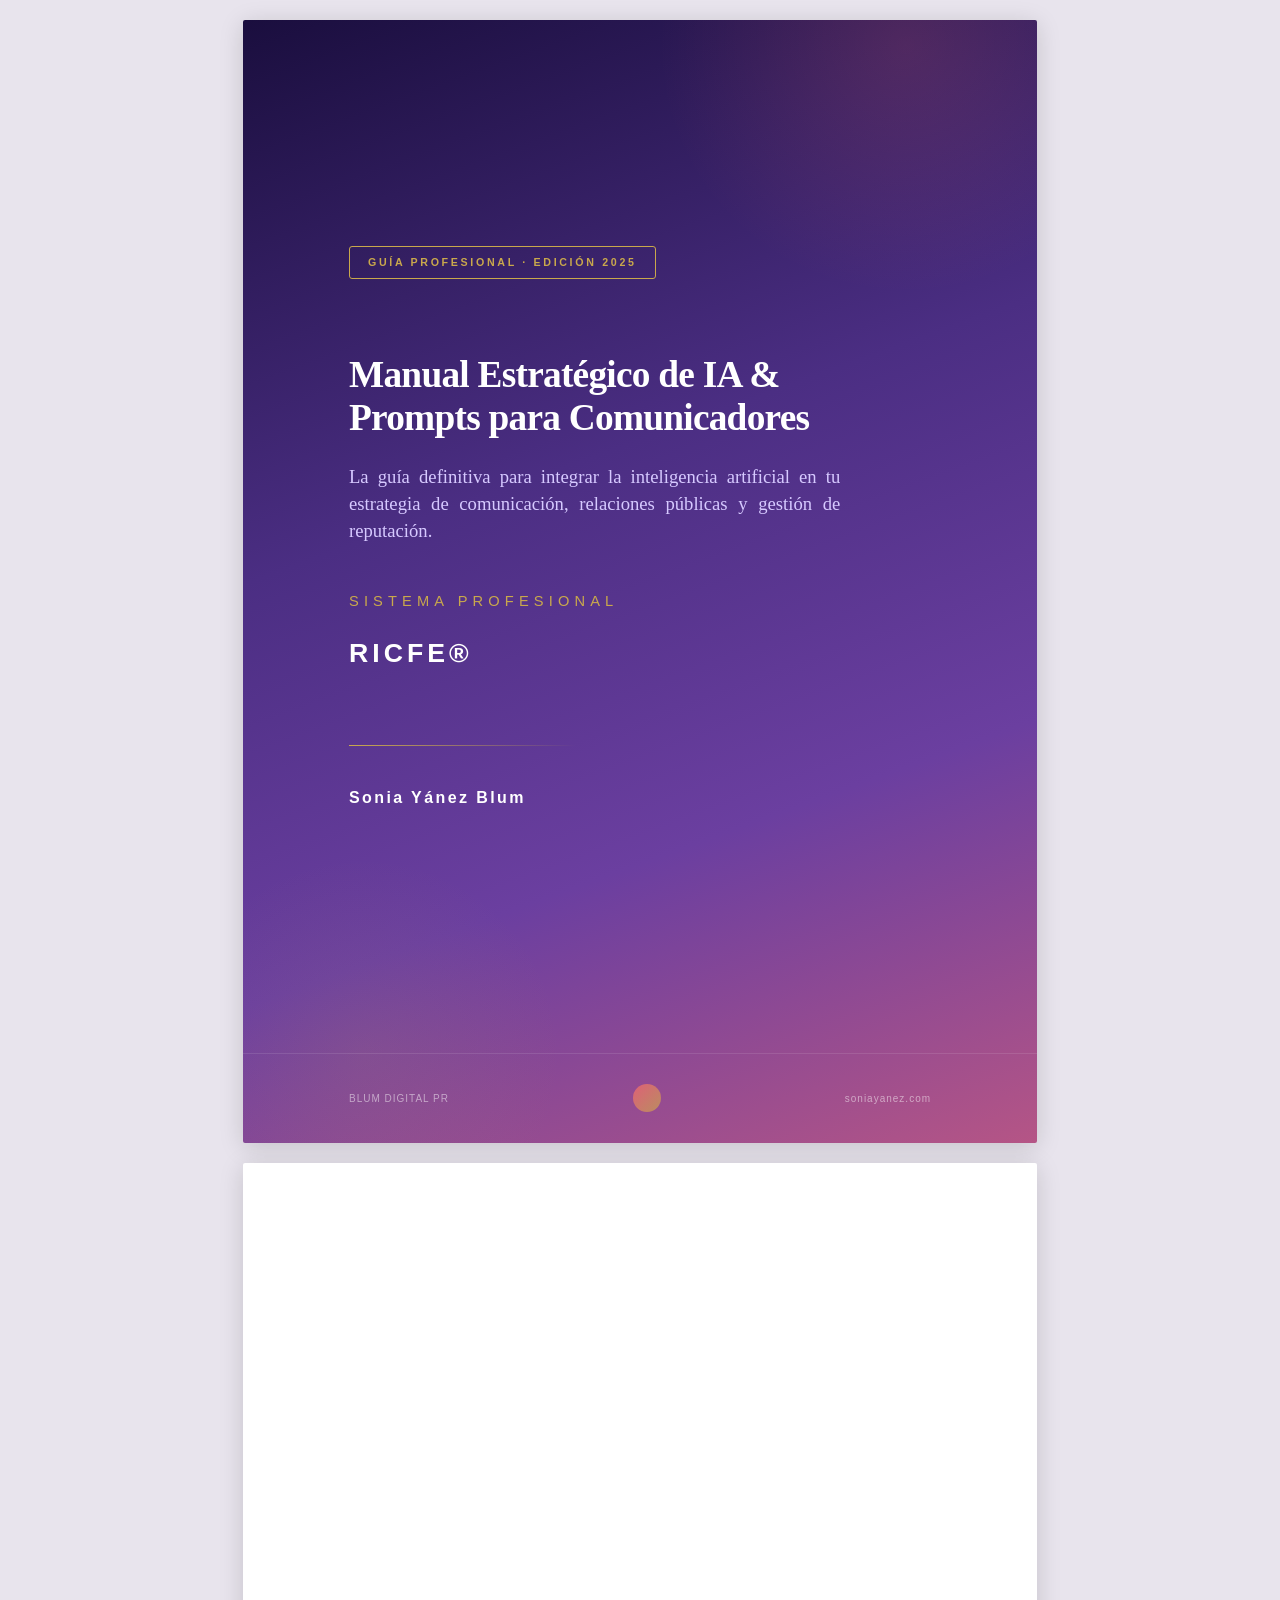
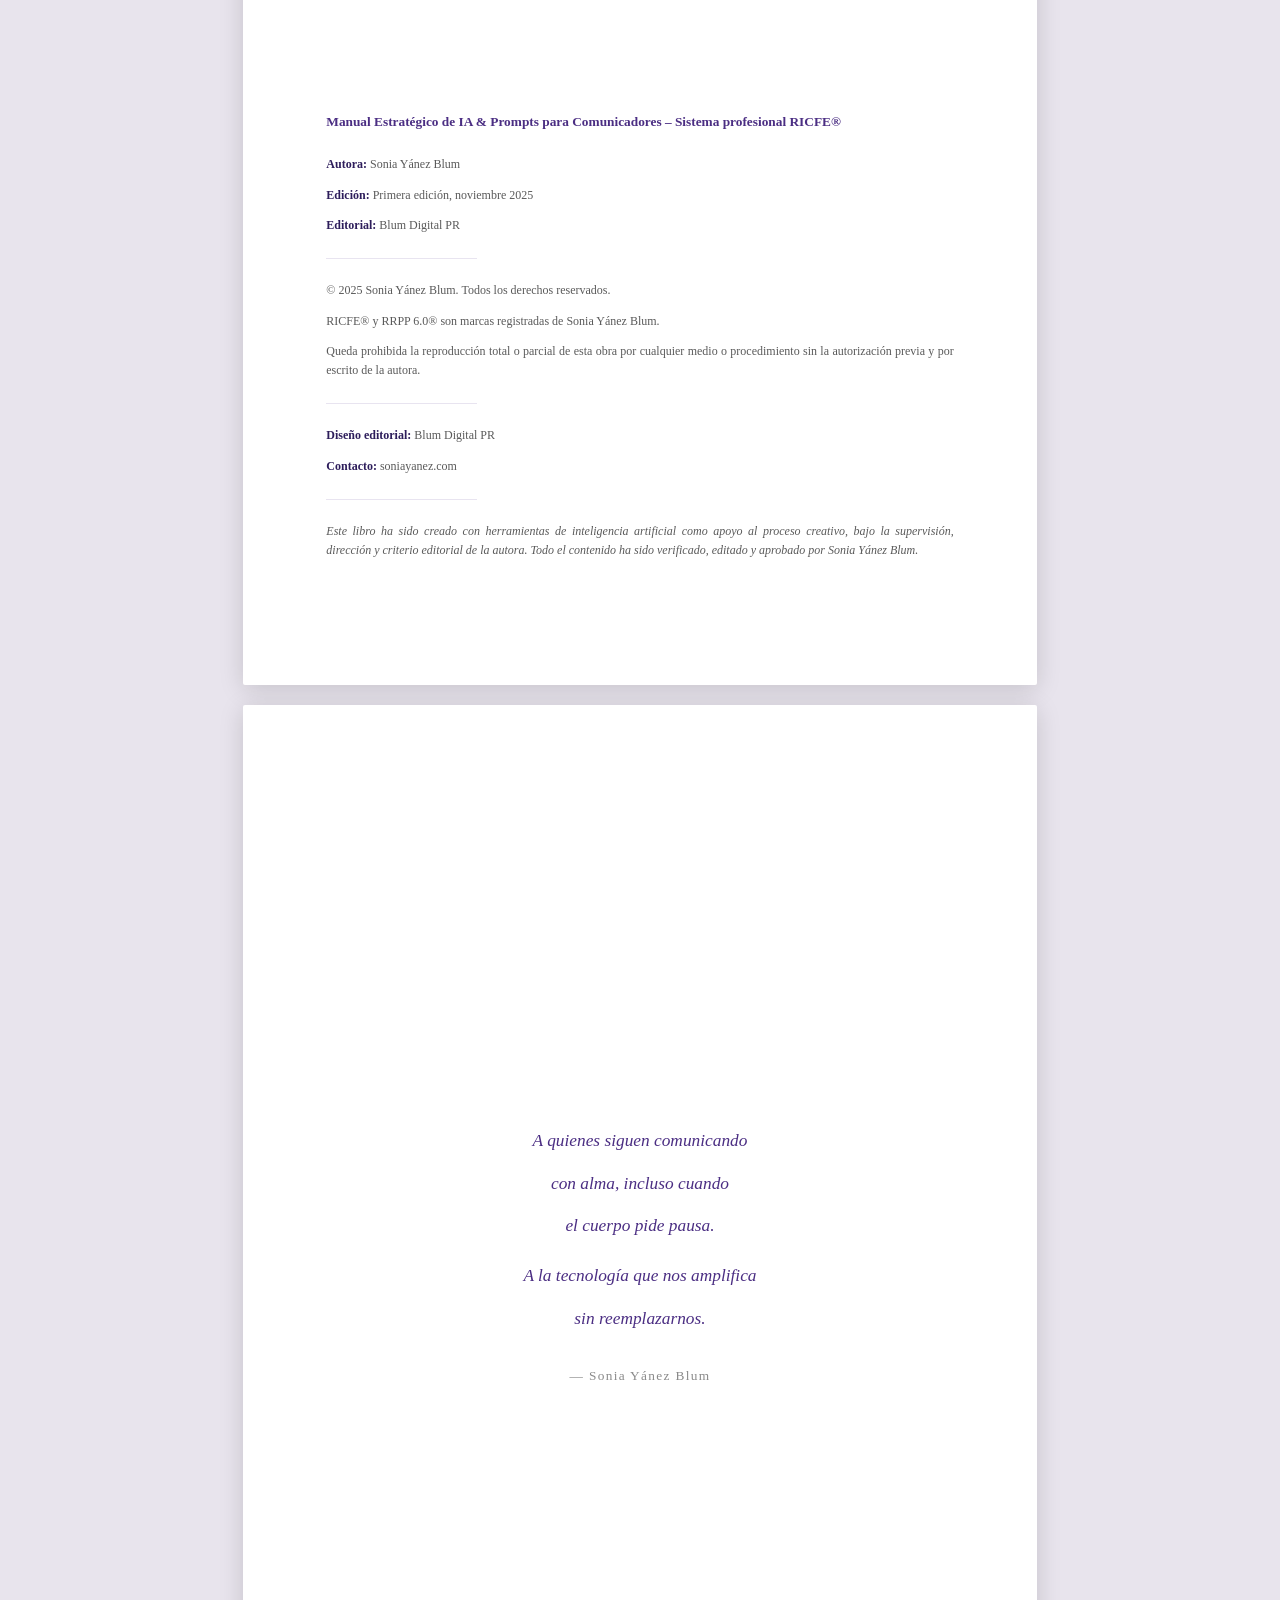
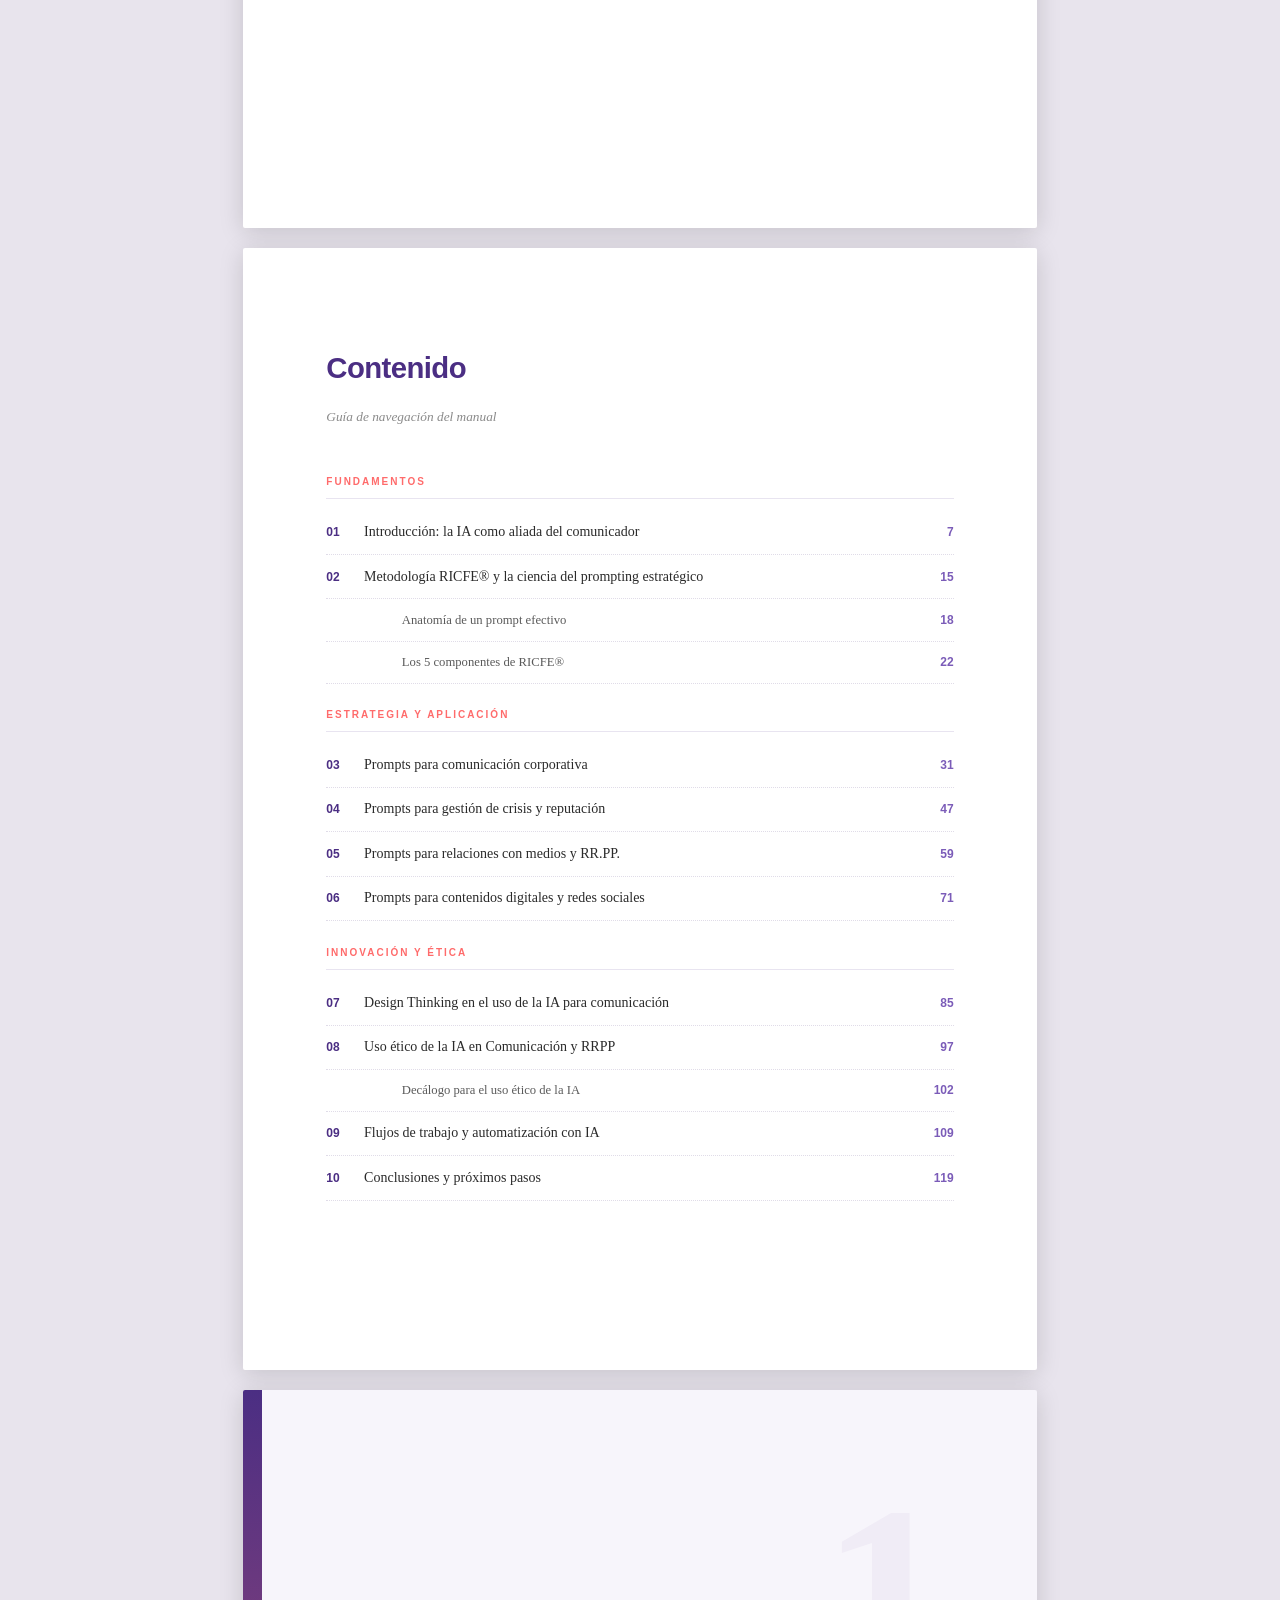
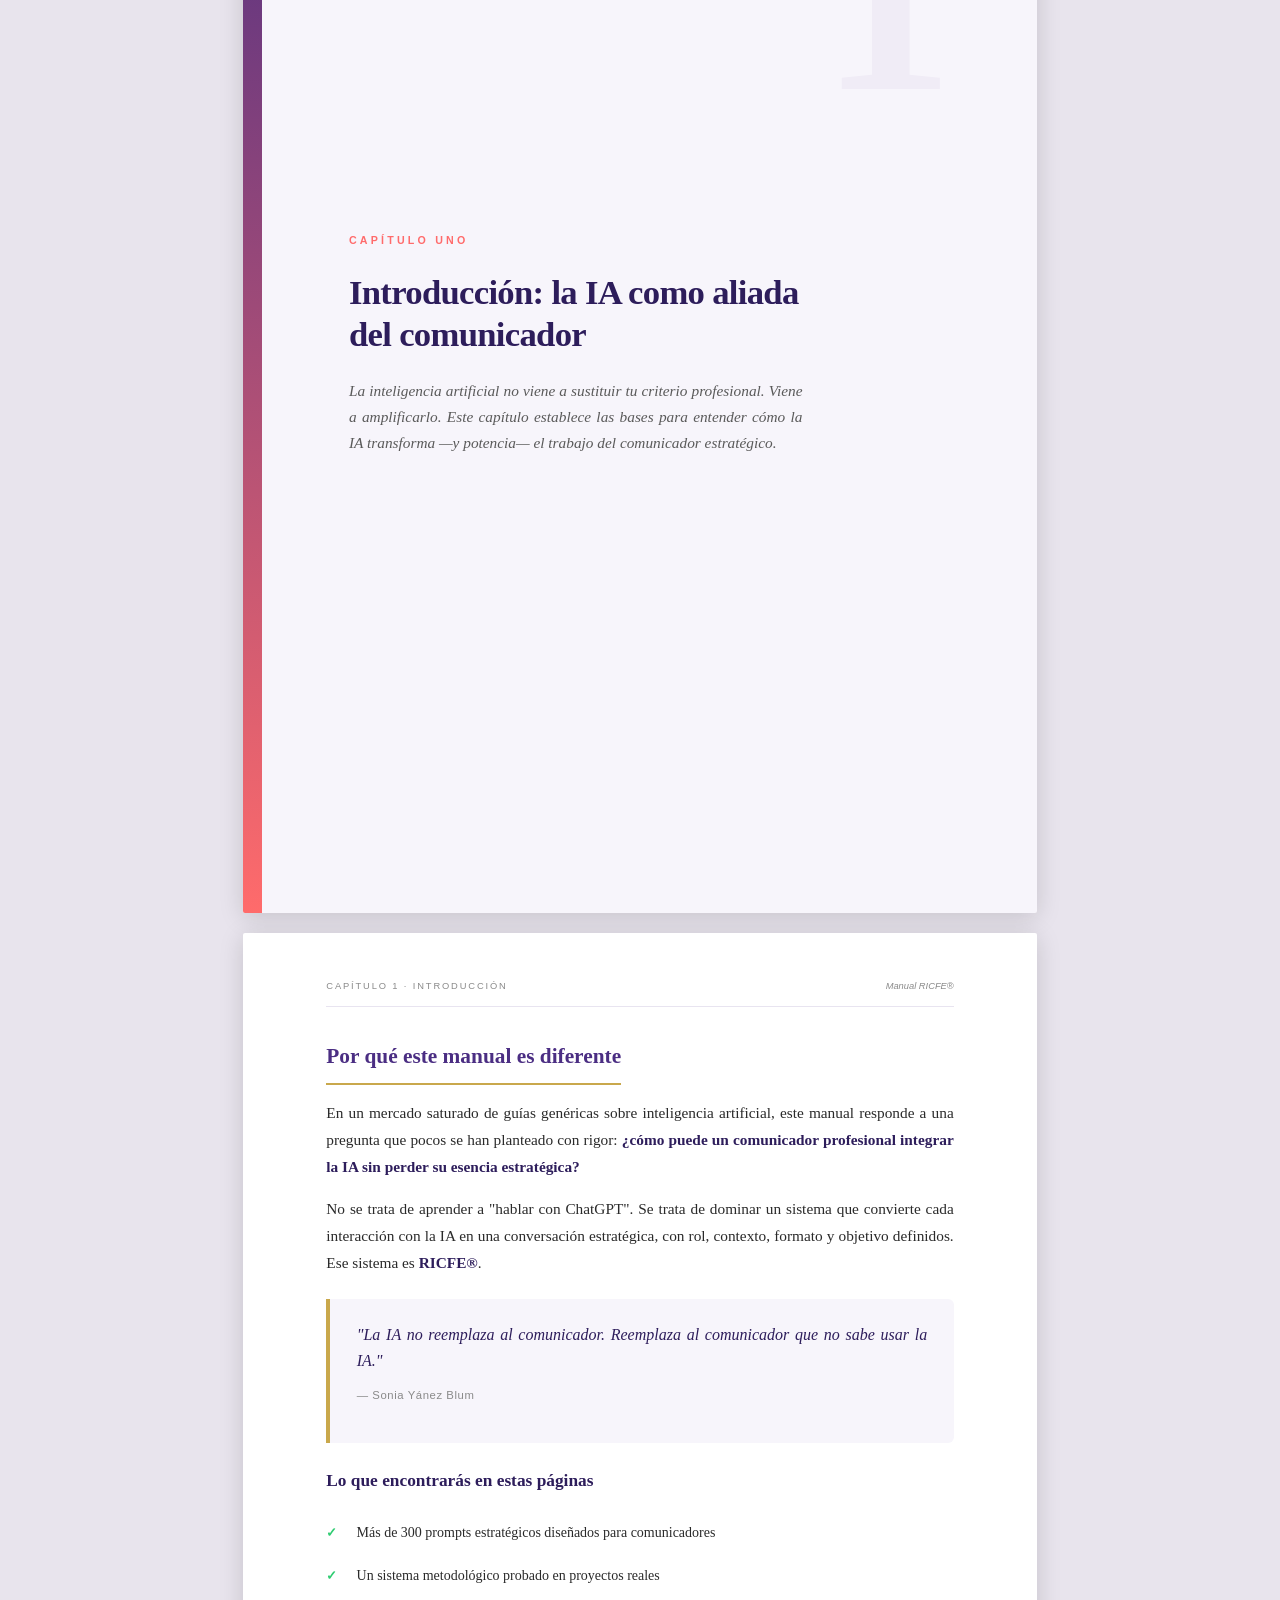
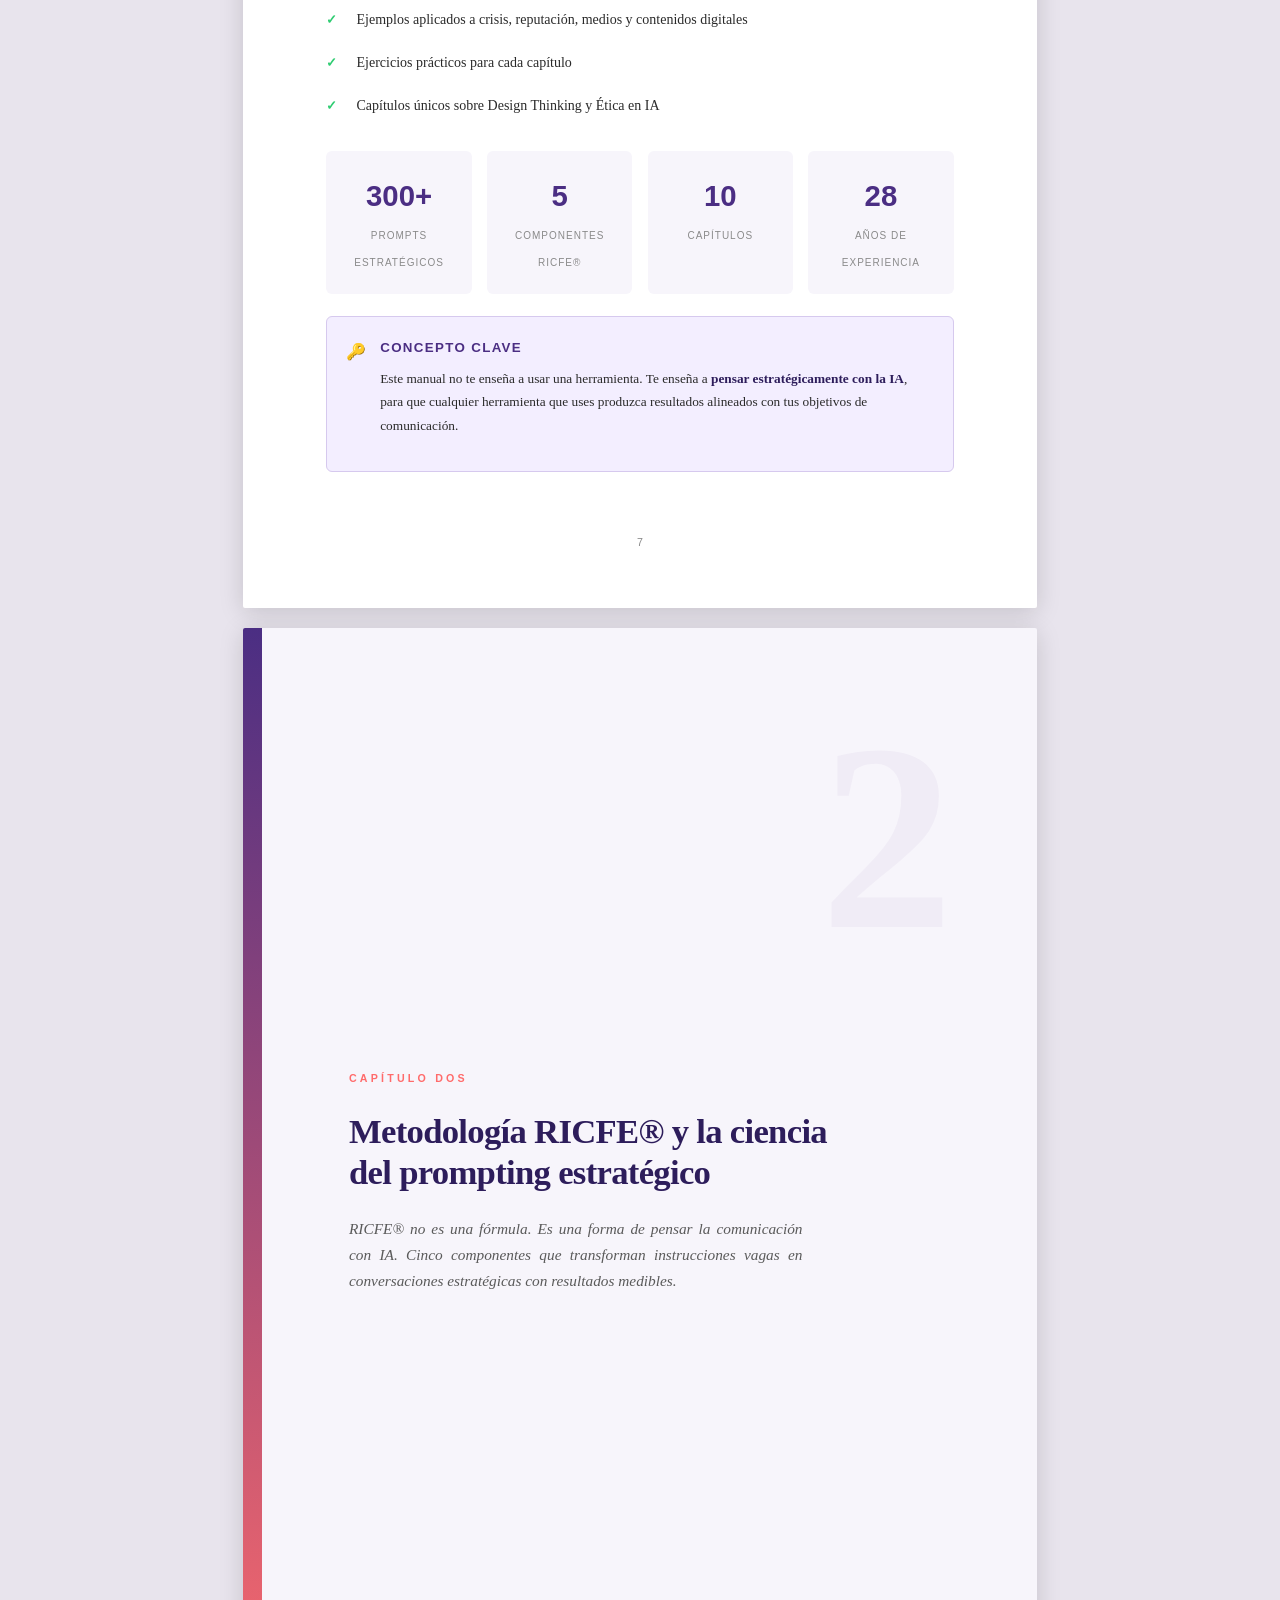
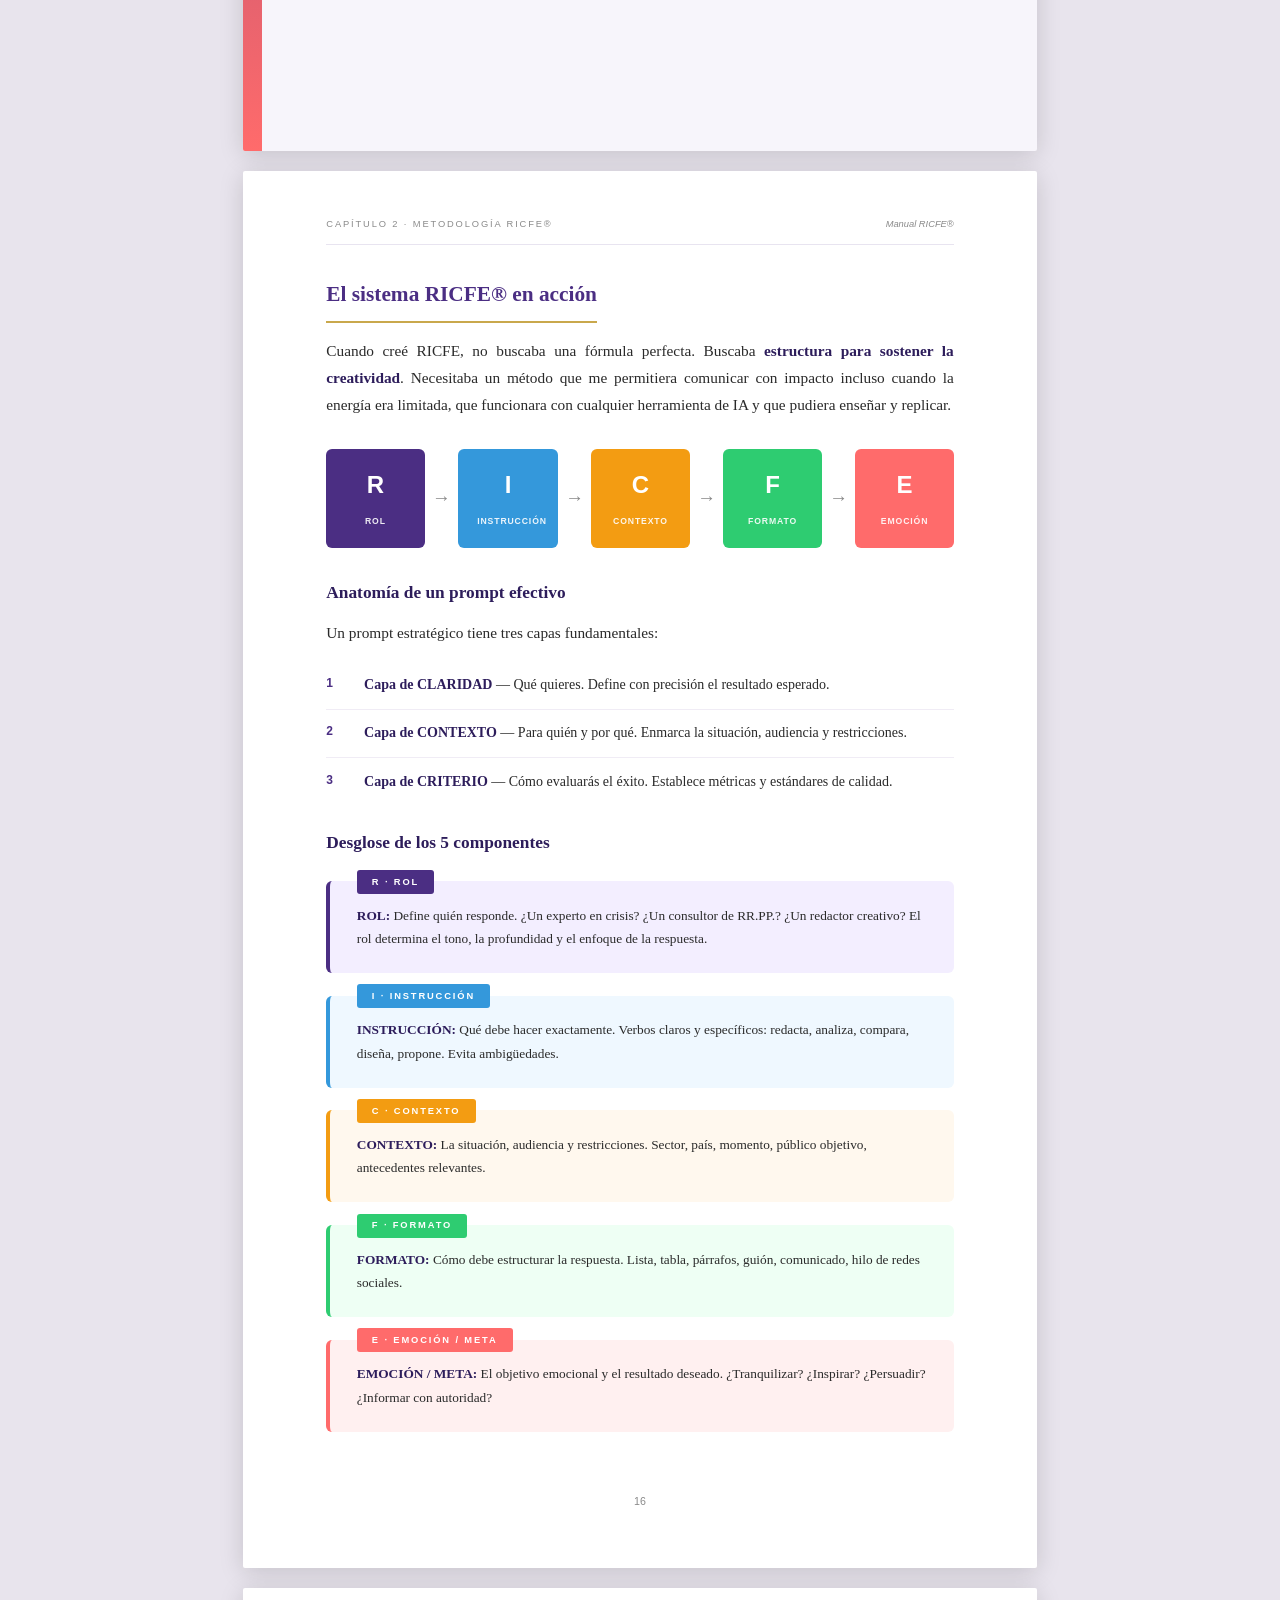
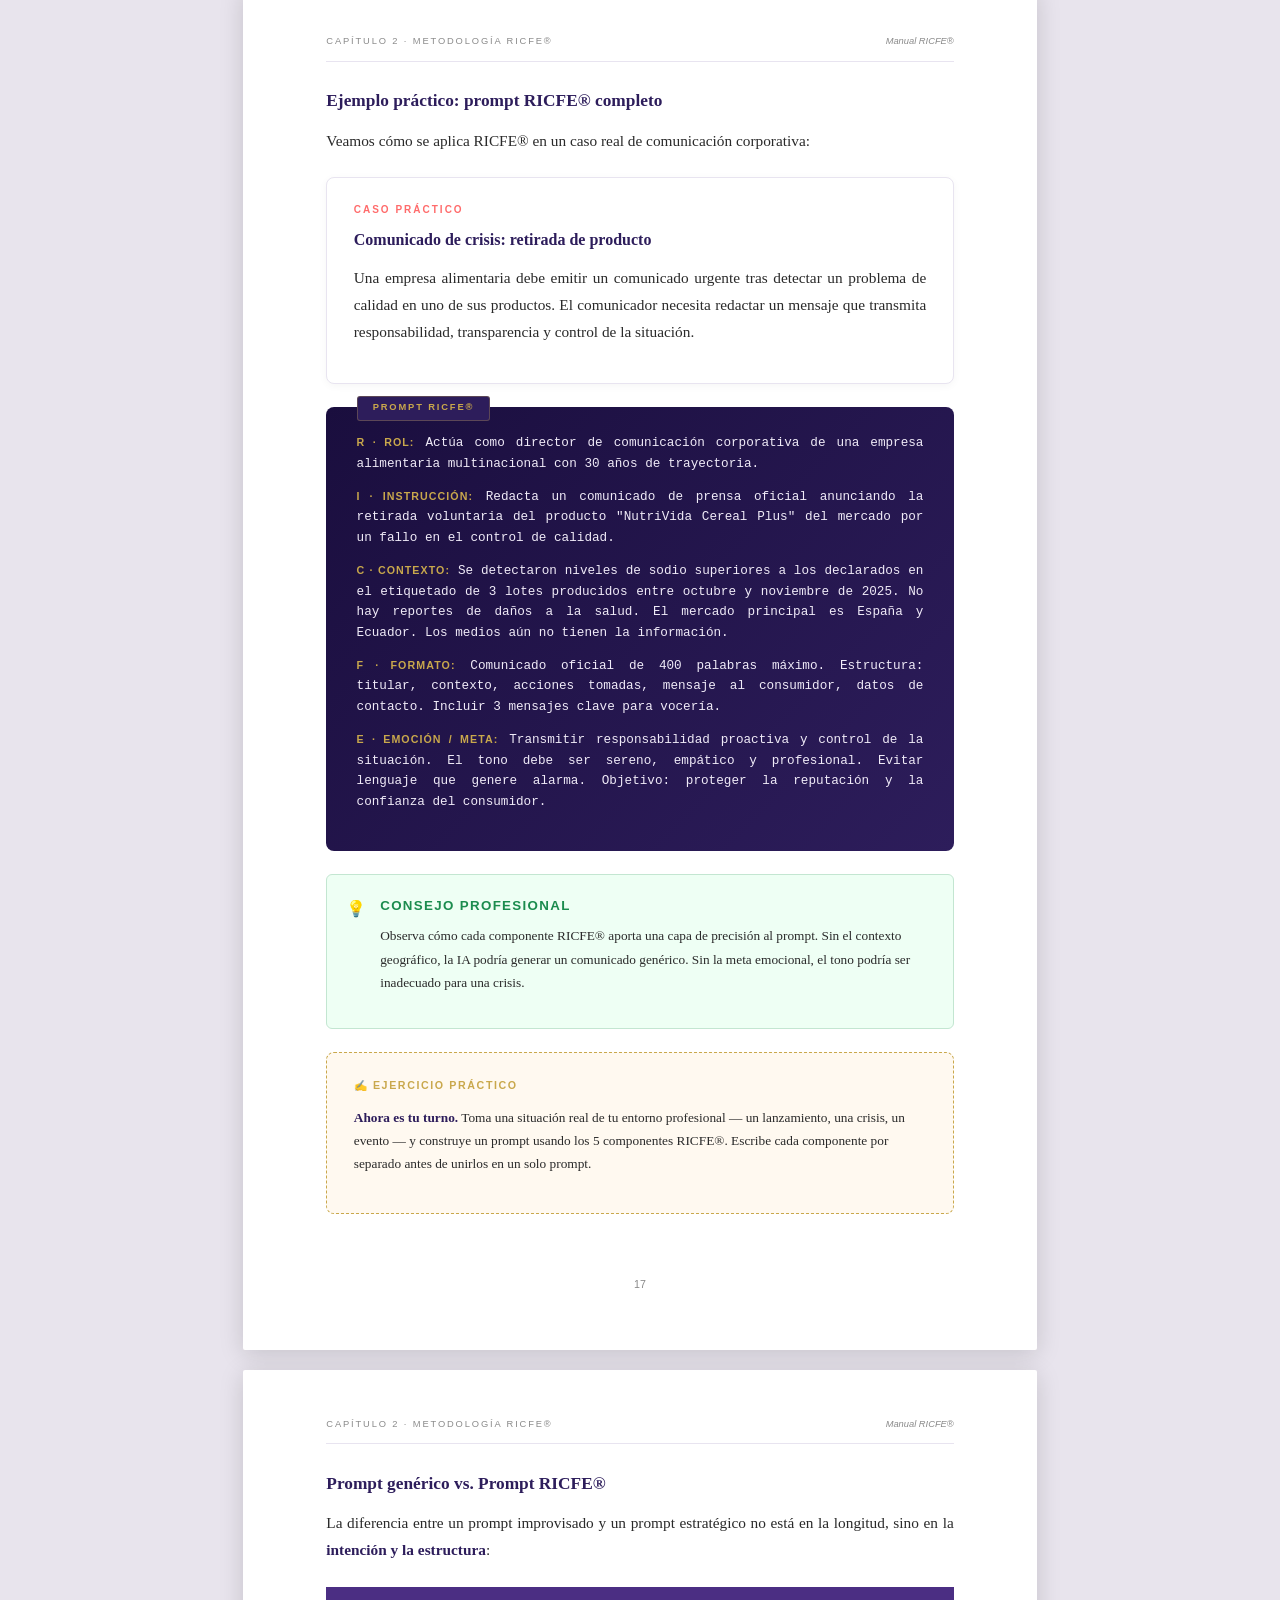
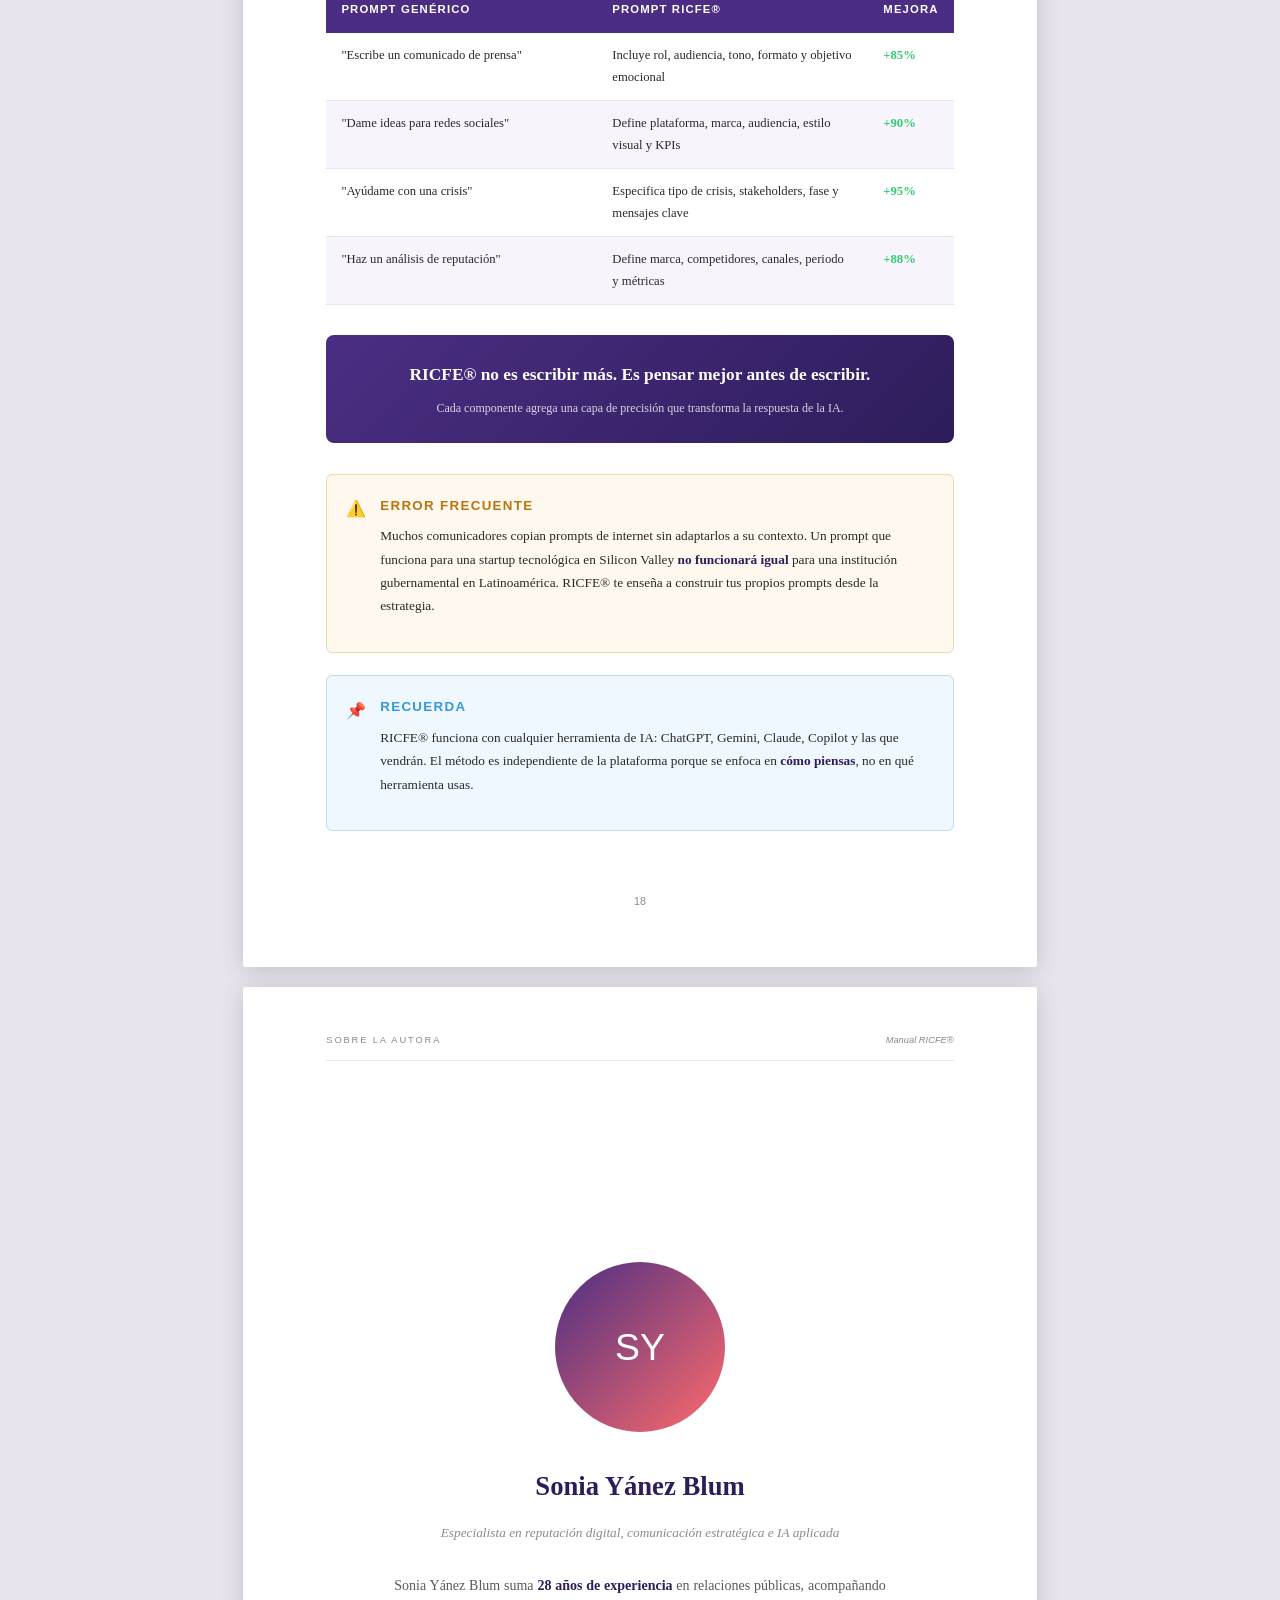
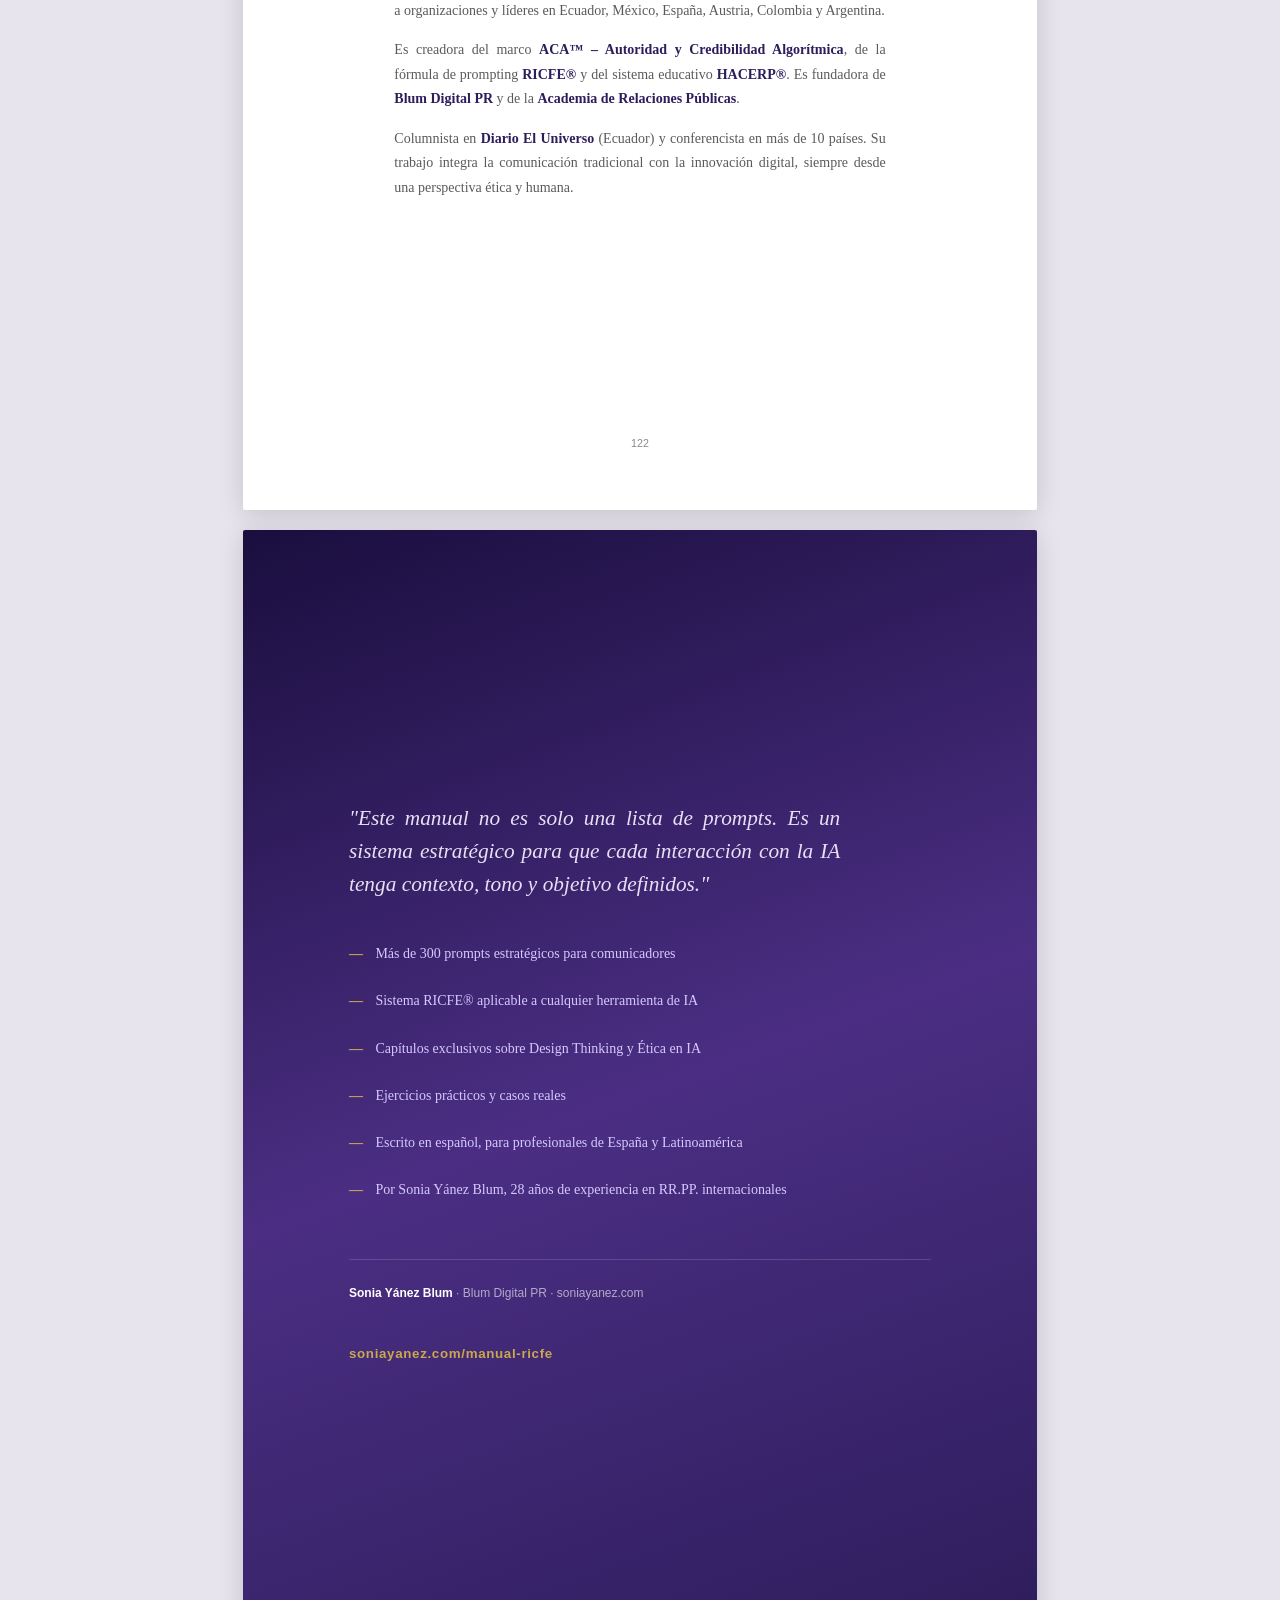
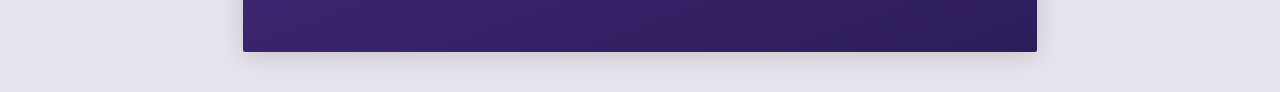
<file: ebook-ricfe.html>
<!DOCTYPE html>
<html lang="es">
<head>
<meta charset="UTF-8">
<meta name="viewport" content="width=device-width, initial-scale=1.0">
<title>Manual Estratégico de IA & Prompts para Comunicadores – Sistema profesional RICFE®</title>
<style>
  /* ============================================
     EBOOK PREMIUM — RICFE® por Sonia Yánez Blum
     ============================================ */

  @page {
    size: A4;
    margin: 0;
  }

  :root {
    --primary: #4B2E83;
    --primary-dark: #2D1D5B;
    --primary-light: #7B5CB8;
    --accent: #FF6B6B;
    --accent-light: #FF9E9E;
    --gold: #C9A84C;
    --gold-light: #F5E6B8;
    --bg-soft: #F7F5FB;
    --bg-warm: #FFF9F0;
    --text: #2A2A2A;
    --text-light: #5A5A5A;
    --text-muted: #8A8A8A;
    --border: #E8E4F0;
    --white: #FFFFFF;
    --success: #2ECC71;
    --info: #3498DB;
    --warning: #F39C12;
  }

  * {
    margin: 0;
    padding: 0;
    box-sizing: border-box;
  }

  body {
    font-family: 'Georgia', 'Times New Roman', serif;
    color: var(--text);
    background: var(--white);
    line-height: 1.75;
    font-size: 11.5pt;
    -webkit-print-color-adjust: exact;
    print-color-adjust: exact;
  }

  /* ---- PAGE SYSTEM ---- */
  .page {
    width: 210mm;
    min-height: 297mm;
    margin: 0 auto;
    padding: 25mm 22mm 30mm 22mm;
    position: relative;
    page-break-after: always;
    background: var(--white);
  }

  .page:last-child {
    page-break-after: avoid;
  }

  /* ---- COVER PAGE ---- */
  .cover {
    padding: 0;
    display: flex;
    flex-direction: column;
    background: linear-gradient(160deg, #1A0E3E 0%, var(--primary) 40%, #6B3FA0 70%, var(--accent) 130%);
    color: var(--white);
    overflow: hidden;
    position: relative;
  }

  .cover::before {
    content: '';
    position: absolute;
    top: -20%;
    right: -15%;
    width: 500px;
    height: 500px;
    border-radius: 50%;
    background: radial-gradient(circle, rgba(255,107,107,0.15) 0%, transparent 70%);
  }

  .cover::after {
    content: '';
    position: absolute;
    bottom: -10%;
    left: -10%;
    width: 400px;
    height: 400px;
    border-radius: 50%;
    background: radial-gradient(circle, rgba(201,168,76,0.1) 0%, transparent 70%);
  }

  .cover-content {
    flex: 1;
    display: flex;
    flex-direction: column;
    justify-content: center;
    padding: 40mm 28mm;
    position: relative;
    z-index: 2;
  }

  .cover-badge {
    display: inline-block;
    border: 1.5px solid var(--gold);
    color: var(--gold);
    font-family: 'Helvetica Neue', Arial, sans-serif;
    font-size: 8pt;
    font-weight: 600;
    letter-spacing: 0.25em;
    text-transform: uppercase;
    padding: 6px 18px;
    border-radius: 3px;
    margin-bottom: 20mm;
    width: fit-content;
  }

  .cover-title {
    font-size: 28pt;
    font-weight: 700;
    line-height: 1.15;
    margin-bottom: 6mm;
    letter-spacing: -0.02em;
    max-width: 140mm;
  }

  .cover-subtitle {
    font-size: 14pt;
    font-weight: 400;
    line-height: 1.45;
    color: #D6C9FF;
    margin-bottom: 12mm;
    max-width: 130mm;
  }

  .cover-ricfe-label {
    font-family: 'Helvetica Neue', Arial, sans-serif;
    font-size: 11pt;
    font-weight: 300;
    letter-spacing: 0.35em;
    text-transform: uppercase;
    color: var(--gold);
    margin-bottom: 4mm;
  }

  .cover-system {
    font-family: 'Helvetica Neue', Arial, sans-serif;
    font-size: 20pt;
    font-weight: 700;
    letter-spacing: 0.15em;
    color: var(--white);
    margin-bottom: 18mm;
  }

  .cover-divider {
    width: 60mm;
    height: 1px;
    background: linear-gradient(90deg, var(--gold), transparent);
    margin-bottom: 10mm;
  }

  .cover-author {
    font-family: 'Helvetica Neue', Arial, sans-serif;
    font-size: 12pt;
    font-weight: 300;
    letter-spacing: 0.15em;
    color: #E8DFF5;
  }

  .cover-author strong {
    font-weight: 600;
    color: var(--white);
  }

  .cover-footer {
    padding: 8mm 28mm;
    display: flex;
    justify-content: space-between;
    align-items: center;
    border-top: 1px solid rgba(255,255,255,0.1);
    position: relative;
    z-index: 2;
  }

  .cover-footer-text {
    font-family: 'Helvetica Neue', Arial, sans-serif;
    font-size: 7.5pt;
    color: rgba(255,255,255,0.5);
    letter-spacing: 0.1em;
  }

  .cover-logo-mark {
    width: 28px;
    height: 28px;
    border-radius: 50%;
    background: linear-gradient(135deg, var(--accent), var(--gold));
    opacity: 0.7;
  }

  /* ---- INNER COVER / CREDITS ---- */
  .credits {
    display: flex;
    flex-direction: column;
    justify-content: flex-end;
  }

  .credits-content {
    margin-top: auto;
  }

  .credits-content p {
    font-size: 9pt;
    color: var(--text-light);
    margin-bottom: 3mm;
    line-height: 1.6;
  }

  .credits-content .credits-title {
    font-size: 10pt;
    font-weight: 700;
    color: var(--primary);
    margin-bottom: 6mm;
  }

  .credits-divider {
    width: 40mm;
    height: 0.5px;
    background: var(--border);
    margin: 6mm 0;
  }

  /* ---- DEDICATION ---- */
  .dedication {
    display: flex;
    align-items: center;
    justify-content: center;
    text-align: center;
  }

  .dedication-text {
    max-width: 100mm;
    font-style: italic;
    font-size: 13pt;
    line-height: 1.8;
    color: var(--primary);
  }

  .dedication-text .ded-line {
    display: block;
    margin-bottom: 3mm;
  }

  .dedication-author {
    display: block;
    margin-top: 8mm;
    font-style: normal;
    font-size: 10pt;
    color: var(--text-muted);
    letter-spacing: 0.1em;
  }

  /* ---- TABLE OF CONTENTS ---- */
  .toc-title {
    font-family: 'Helvetica Neue', Arial, sans-serif;
    font-size: 22pt;
    font-weight: 700;
    color: var(--primary);
    margin-bottom: 3mm;
    letter-spacing: -0.02em;
  }

  .toc-subtitle {
    font-size: 10pt;
    color: var(--text-muted);
    margin-bottom: 12mm;
    font-style: italic;
  }

  .toc-section {
    margin-bottom: 6mm;
  }

  .toc-section-label {
    font-family: 'Helvetica Neue', Arial, sans-serif;
    font-size: 7.5pt;
    font-weight: 600;
    text-transform: uppercase;
    letter-spacing: 0.2em;
    color: var(--accent);
    margin-bottom: 3mm;
    padding-bottom: 2mm;
    border-bottom: 1px solid var(--border);
  }

  .toc-item {
    display: flex;
    align-items: baseline;
    padding: 2.5mm 0;
    border-bottom: 1px dotted #E0DCE8;
  }

  .toc-number {
    font-family: 'Helvetica Neue', Arial, sans-serif;
    font-size: 9pt;
    font-weight: 700;
    color: var(--primary);
    min-width: 10mm;
  }

  .toc-label {
    flex: 1;
    font-size: 10.5pt;
    color: var(--text);
  }

  .toc-page {
    font-family: 'Helvetica Neue', Arial, sans-serif;
    font-size: 9pt;
    font-weight: 600;
    color: var(--primary-light);
    min-width: 10mm;
    text-align: right;
  }

  .toc-sub-item {
    padding-left: 10mm;
  }

  .toc-sub-item .toc-label {
    font-size: 9.5pt;
    color: var(--text-light);
  }

  /* ---- CHAPTER OPENER ---- */
  .chapter-opener {
    display: flex;
    flex-direction: column;
    justify-content: center;
    background: var(--bg-soft);
    padding: 35mm 28mm;
    position: relative;
    overflow: hidden;
  }

  .chapter-opener::before {
    content: '';
    position: absolute;
    top: 20mm;
    right: 22mm;
    font-family: 'Georgia', serif;
    font-size: 200pt;
    font-weight: 700;
    color: rgba(75, 46, 131, 0.04);
    line-height: 1;
  }

  .chapter-opener.ch1::before { content: '1'; }
  .chapter-opener.ch2::before { content: '2'; }
  .chapter-opener.ch3::before { content: '3'; }
  .chapter-opener.ch4::before { content: '4'; }
  .chapter-opener.ch5::before { content: '5'; }
  .chapter-opener.ch6::before { content: '6'; }
  .chapter-opener.ch7::before { content: '7'; }
  .chapter-opener.ch8::before { content: '8'; }
  .chapter-opener.ch9::before { content: '9'; }
  .chapter-opener.ch10::before { content: '10'; }

  .chapter-number {
    font-family: 'Helvetica Neue', Arial, sans-serif;
    font-size: 8pt;
    font-weight: 600;
    text-transform: uppercase;
    letter-spacing: 0.3em;
    color: var(--accent);
    margin-bottom: 6mm;
  }

  .chapter-title {
    font-size: 26pt;
    font-weight: 700;
    color: var(--primary-dark);
    line-height: 1.2;
    margin-bottom: 6mm;
    max-width: 130mm;
    letter-spacing: -0.02em;
  }

  .chapter-intro-text {
    font-size: 11.5pt;
    color: var(--text-light);
    line-height: 1.7;
    max-width: 120mm;
    font-style: italic;
  }

  .chapter-stripe {
    position: absolute;
    left: 0;
    top: 0;
    bottom: 0;
    width: 5mm;
    background: linear-gradient(180deg, var(--primary), var(--accent));
  }

  /* ---- BODY CONTENT ---- */
  .content-page {
    padding-top: 20mm;
  }

  .page-header {
    position: absolute;
    top: 12mm;
    left: 22mm;
    right: 22mm;
    display: flex;
    justify-content: space-between;
    align-items: center;
    padding-bottom: 3mm;
    border-bottom: 0.5px solid var(--border);
  }

  .page-header-chapter {
    font-family: 'Helvetica Neue', Arial, sans-serif;
    font-size: 7pt;
    text-transform: uppercase;
    letter-spacing: 0.2em;
    color: var(--text-muted);
  }

  .page-header-book {
    font-family: 'Helvetica Neue', Arial, sans-serif;
    font-size: 7pt;
    color: var(--text-muted);
    font-style: italic;
  }

  .page-number {
    position: absolute;
    bottom: 15mm;
    left: 0;
    right: 0;
    text-align: center;
    font-family: 'Helvetica Neue', Arial, sans-serif;
    font-size: 8pt;
    color: var(--text-muted);
  }

  h2.section-heading {
    font-size: 16pt;
    font-weight: 700;
    color: var(--primary);
    margin: 8mm 0 4mm;
    padding-bottom: 2mm;
    border-bottom: 2px solid var(--gold);
    display: inline-block;
  }

  h3.sub-heading {
    font-size: 13pt;
    font-weight: 700;
    color: var(--primary-dark);
    margin: 6mm 0 3mm;
  }

  h4.minor-heading {
    font-size: 11pt;
    font-weight: 700;
    color: var(--text);
    margin: 5mm 0 2mm;
  }

  p {
    margin-bottom: 4mm;
    text-align: justify;
    hyphens: auto;
  }

  /* ---- RICFE® COMPONENT BOXES ---- */
  .ricfe-box {
    border-radius: 6px;
    padding: 6mm 7mm;
    margin: 6mm 0;
    position: relative;
    page-break-inside: avoid;
  }

  .ricfe-box::before {
    font-family: 'Helvetica Neue', Arial, sans-serif;
    font-size: 7pt;
    font-weight: 700;
    text-transform: uppercase;
    letter-spacing: 0.2em;
    position: absolute;
    top: -3mm;
    left: 7mm;
    padding: 1mm 4mm;
    border-radius: 3px;
    color: var(--white);
  }

  .ricfe-r {
    background: #F3EEFF;
    border-left: 4px solid var(--primary);
  }
  .ricfe-r::before {
    content: 'R · Rol';
    background: var(--primary);
  }

  .ricfe-i {
    background: #EFF8FF;
    border-left: 4px solid var(--info);
  }
  .ricfe-i::before {
    content: 'I · Instrucción';
    background: var(--info);
  }

  .ricfe-c {
    background: #FFF8EE;
    border-left: 4px solid var(--warning);
  }
  .ricfe-c::before {
    content: 'C · Contexto';
    background: var(--warning);
  }

  .ricfe-f {
    background: #EEFFF4;
    border-left: 4px solid var(--success);
  }
  .ricfe-f::before {
    content: 'F · Formato';
    background: var(--success);
  }

  .ricfe-e {
    background: #FFF0F0;
    border-left: 4px solid var(--accent);
  }
  .ricfe-e::before {
    content: 'E · Emoción / Meta';
    background: var(--accent);
  }

  .ricfe-box p {
    font-size: 10pt;
    margin-bottom: 2mm;
    text-align: left;
  }

  .ricfe-box p:last-child {
    margin-bottom: 0;
  }

  /* ---- PROMPT EXAMPLE BOX ---- */
  .prompt-box {
    background: linear-gradient(135deg, #1A0E3E, var(--primary-dark));
    color: #E8DFF5;
    border-radius: 8px;
    padding: 7mm 8mm;
    margin: 6mm 0;
    font-family: 'Courier New', monospace;
    font-size: 9.5pt;
    line-height: 1.65;
    page-break-inside: avoid;
    position: relative;
  }

  .prompt-box::before {
    content: 'PROMPT RICFE®';
    font-family: 'Helvetica Neue', Arial, sans-serif;
    font-size: 7pt;
    font-weight: 700;
    letter-spacing: 0.2em;
    color: var(--gold);
    position: absolute;
    top: -3mm;
    left: 8mm;
    background: var(--primary-dark);
    padding: 1mm 4mm;
    border-radius: 3px;
    border: 1px solid rgba(201,168,76,0.3);
  }

  .prompt-label {
    color: var(--gold);
    font-weight: 700;
    font-family: 'Helvetica Neue', Arial, sans-serif;
    font-size: 8pt;
    letter-spacing: 0.1em;
  }

  .prompt-text {
    color: #F0EBF8;
    margin-bottom: 3mm;
  }

  /* ---- TIP / NOTE / WARNING BOXES ---- */
  .callout {
    border-radius: 6px;
    padding: 5mm 6mm 5mm 14mm;
    margin: 6mm 0;
    position: relative;
    page-break-inside: avoid;
  }

  .callout::before {
    position: absolute;
    left: 5mm;
    top: 5.5mm;
    font-size: 12pt;
  }

  .callout-title {
    font-family: 'Helvetica Neue', Arial, sans-serif;
    font-size: 9pt;
    font-weight: 700;
    text-transform: uppercase;
    letter-spacing: 0.1em;
    margin-bottom: 2mm;
  }

  .callout p {
    font-size: 10pt;
    text-align: left;
  }

  .callout-tip {
    background: #EEFFF4;
    border: 1px solid #C3E6D1;
  }
  .callout-tip::before { content: '💡'; }
  .callout-tip .callout-title { color: #1B8C4E; }

  .callout-note {
    background: #EFF8FF;
    border: 1px solid #C3DBF0;
  }
  .callout-note::before { content: '📌'; }
  .callout-note .callout-title { color: var(--info); }

  .callout-warning {
    background: #FFF8EE;
    border: 1px solid #F0D9A8;
  }
  .callout-warning::before { content: '⚠️'; }
  .callout-warning .callout-title { color: #B8760C; }

  .callout-key {
    background: #F3EEFF;
    border: 1px solid #D6C9EE;
  }
  .callout-key::before { content: '🔑'; }
  .callout-key .callout-title { color: var(--primary); }

  /* ---- QUOTE BOX ---- */
  .quote-box {
    background: var(--bg-soft);
    border-left: 4px solid var(--gold);
    border-radius: 0 6px 6px 0;
    padding: 6mm 7mm;
    margin: 6mm 0;
    page-break-inside: avoid;
  }

  .quote-text {
    font-size: 12pt;
    font-style: italic;
    color: var(--primary-dark);
    line-height: 1.65;
    margin-bottom: 3mm;
  }

  .quote-author {
    font-family: 'Helvetica Neue', Arial, sans-serif;
    font-size: 8.5pt;
    color: var(--text-muted);
    font-style: normal;
    letter-spacing: 0.05em;
  }

  /* ---- NUMBERED LIST ---- */
  .styled-list {
    list-style: none;
    padding: 0;
    margin: 4mm 0;
  }

  .styled-list li {
    padding: 3mm 0 3mm 10mm;
    position: relative;
    border-bottom: 1px solid #F0ECF5;
    font-size: 10.5pt;
  }

  .styled-list li:last-child {
    border-bottom: none;
  }

  .styled-list li::before {
    content: counter(list-counter);
    counter-increment: list-counter;
    position: absolute;
    left: 0;
    top: 3mm;
    font-family: 'Helvetica Neue', Arial, sans-serif;
    font-size: 9pt;
    font-weight: 700;
    color: var(--primary);
  }

  .styled-list {
    counter-reset: list-counter;
  }

  /* ---- BULLET LIST ---- */
  .bullet-list {
    list-style: none;
    padding: 0;
    margin: 4mm 0;
  }

  .bullet-list li {
    padding: 2mm 0 2mm 7mm;
    position: relative;
    font-size: 10.5pt;
  }

  .bullet-list li::before {
    content: '';
    position: absolute;
    left: 0;
    top: 5.5mm;
    width: 4px;
    height: 4px;
    border-radius: 50%;
    background: var(--accent);
  }

  /* ---- CHECK LIST ---- */
  .check-list {
    list-style: none;
    padding: 0;
    margin: 4mm 0;
  }

  .check-list li {
    padding: 2.5mm 0 2.5mm 8mm;
    position: relative;
    font-size: 10.5pt;
  }

  .check-list li::before {
    content: '✓';
    position: absolute;
    left: 0;
    color: var(--success);
    font-weight: 700;
    font-size: 10pt;
  }

  /* ---- TABLE ---- */
  .styled-table {
    width: 100%;
    border-collapse: collapse;
    margin: 6mm 0;
    font-size: 9.5pt;
    page-break-inside: avoid;
  }

  .styled-table thead th {
    background: var(--primary);
    color: var(--white);
    font-family: 'Helvetica Neue', Arial, sans-serif;
    font-size: 8.5pt;
    font-weight: 600;
    text-transform: uppercase;
    letter-spacing: 0.1em;
    padding: 3.5mm 4mm;
    text-align: left;
  }

  .styled-table tbody td {
    padding: 3mm 4mm;
    border-bottom: 1px solid var(--border);
    vertical-align: top;
  }

  .styled-table tbody tr:nth-child(even) {
    background: var(--bg-soft);
  }

  /* ---- DIAGRAM: RICFE FLOW ---- */
  .ricfe-flow {
    display: flex;
    align-items: center;
    justify-content: center;
    gap: 2mm;
    margin: 8mm 0;
    page-break-inside: avoid;
  }

  .ricfe-flow-item {
    text-align: center;
    padding: 4mm 5mm;
    border-radius: 6px;
    min-width: 26mm;
  }

  .ricfe-flow-letter {
    font-family: 'Helvetica Neue', Arial, sans-serif;
    font-size: 18pt;
    font-weight: 800;
    color: var(--white);
    display: block;
  }

  .ricfe-flow-word {
    font-family: 'Helvetica Neue', Arial, sans-serif;
    font-size: 6.5pt;
    font-weight: 600;
    color: var(--white);
    text-transform: uppercase;
    letter-spacing: 0.1em;
    opacity: 0.9;
  }

  .ricfe-flow-arrow {
    font-size: 14pt;
    color: var(--text-muted);
  }

  .flow-r { background: var(--primary); }
  .flow-i { background: var(--info); }
  .flow-c { background: var(--warning); }
  .flow-f { background: var(--success); }
  .flow-e { background: var(--accent); }

  /* ---- EXERCISE BOX ---- */
  .exercise-box {
    background: var(--bg-warm);
    border: 1.5px dashed var(--gold);
    border-radius: 8px;
    padding: 6mm 7mm;
    margin: 6mm 0;
    page-break-inside: avoid;
  }

  .exercise-box::before {
    content: '✍️ EJERCICIO PRÁCTICO';
    font-family: 'Helvetica Neue', Arial, sans-serif;
    font-size: 8pt;
    font-weight: 700;
    letter-spacing: 0.15em;
    color: var(--gold);
    display: block;
    margin-bottom: 3mm;
  }

  .exercise-box p {
    font-size: 10pt;
    text-align: left;
  }

  /* ---- CASE STUDY BOX ---- */
  .case-study {
    background: var(--white);
    border: 1px solid var(--border);
    border-radius: 8px;
    padding: 6mm 7mm;
    margin: 6mm 0;
    box-shadow: 0 2px 8px rgba(0,0,0,0.04);
    page-break-inside: avoid;
  }

  .case-study-label {
    font-family: 'Helvetica Neue', Arial, sans-serif;
    font-size: 7.5pt;
    font-weight: 700;
    text-transform: uppercase;
    letter-spacing: 0.2em;
    color: var(--accent);
    margin-bottom: 2mm;
  }

  .case-study-title {
    font-size: 12pt;
    font-weight: 700;
    color: var(--primary-dark);
    margin-bottom: 3mm;
  }

  /* ---- HIGHLIGHT STRIP ---- */
  .highlight-strip {
    background: linear-gradient(135deg, var(--primary), var(--primary-dark));
    color: var(--white);
    border-radius: 8px;
    padding: 7mm 8mm;
    margin: 8mm 0;
    text-align: center;
    page-break-inside: avoid;
  }

  .highlight-strip p {
    font-size: 13pt;
    font-weight: 600;
    text-align: center;
    margin-bottom: 0;
    line-height: 1.5;
  }

  .highlight-strip .small {
    font-size: 9pt;
    font-weight: 400;
    opacity: 0.8;
    margin-top: 3mm;
  }

  /* ---- KEY METRICS ---- */
  .metrics-row {
    display: flex;
    gap: 4mm;
    margin: 6mm 0;
    page-break-inside: avoid;
  }

  .metric-card {
    flex: 1;
    background: var(--bg-soft);
    border-radius: 6px;
    padding: 5mm;
    text-align: center;
  }

  .metric-number {
    font-family: 'Helvetica Neue', Arial, sans-serif;
    font-size: 22pt;
    font-weight: 800;
    color: var(--primary);
    display: block;
  }

  .metric-label {
    font-family: 'Helvetica Neue', Arial, sans-serif;
    font-size: 7.5pt;
    text-transform: uppercase;
    letter-spacing: 0.1em;
    color: var(--text-muted);
  }

  /* ---- AUTHOR PAGE ---- */
  .author-page {
    display: flex;
    flex-direction: column;
    justify-content: center;
    align-items: center;
    text-align: center;
  }

  .author-photo-placeholder {
    width: 45mm;
    height: 45mm;
    border-radius: 50%;
    background: linear-gradient(135deg, var(--primary), var(--accent));
    margin-bottom: 8mm;
    display: flex;
    align-items: center;
    justify-content: center;
    color: white;
    font-family: 'Helvetica Neue', Arial, sans-serif;
    font-size: 28pt;
    font-weight: 300;
  }

  .author-name-big {
    font-size: 20pt;
    font-weight: 700;
    color: var(--primary-dark);
    margin-bottom: 3mm;
  }

  .author-tagline {
    font-size: 10pt;
    color: var(--text-muted);
    margin-bottom: 8mm;
    font-style: italic;
  }

  .author-bio {
    max-width: 130mm;
    font-size: 10.5pt;
    text-align: justify;
    color: var(--text-light);
  }

  /* ---- BACK COVER ---- */
  .back-cover {
    padding: 0;
    background: linear-gradient(160deg, #1A0E3E 0%, var(--primary) 50%, var(--primary-dark) 100%);
    color: var(--white);
    display: flex;
    flex-direction: column;
    justify-content: center;
    position: relative;
  }

  .back-cover-content {
    padding: 30mm 28mm;
    position: relative;
    z-index: 2;
  }

  .back-cover-quote {
    font-size: 16pt;
    font-style: italic;
    line-height: 1.55;
    margin-bottom: 8mm;
    max-width: 130mm;
    color: #E8DFF5;
  }

  .back-cover-features {
    list-style: none;
    padding: 0;
    margin: 8mm 0;
  }

  .back-cover-features li {
    padding: 3mm 0;
    font-size: 10.5pt;
    color: #D6C9FF;
    position: relative;
    padding-left: 7mm;
  }

  .back-cover-features li::before {
    content: '—';
    position: absolute;
    left: 0;
    color: var(--gold);
    font-weight: 700;
  }

  .back-cover-author {
    margin-top: 12mm;
    padding-top: 6mm;
    border-top: 1px solid rgba(255,255,255,0.15);
    font-family: 'Helvetica Neue', Arial, sans-serif;
    font-size: 9pt;
    color: rgba(255,255,255,0.6);
  }

  .back-cover-cta {
    margin-top: 10mm;
    font-family: 'Helvetica Neue', Arial, sans-serif;
    font-size: 10pt;
    font-weight: 600;
    color: var(--gold);
    letter-spacing: 0.05em;
  }

  /* ---- PRINT STYLES ---- */
  @media print {
    body { background: none; }
    .page {
      margin: 0;
      box-shadow: none;
      border: none;
    }
  }

  /* ---- SCREEN PREVIEW ---- */
  @media screen {
    body {
      background: #E8E4ED;
      padding: 20px 0;
    }
    .page {
      box-shadow: 0 4px 25px rgba(0,0,0,0.15);
      margin-bottom: 20px;
      border-radius: 2px;
    }
  }

  /* ---- STRONG / EM ---- */
  strong { color: var(--primary-dark); }
  em { color: var(--text-light); }
</style>
</head>
<body>

<!-- ============ PORTADA ============ -->
<div class="page cover">
  <div class="cover-content">
    <div class="cover-badge">Guía Profesional · Edición 2025</div>
    <h1 class="cover-title">Manual Estratégico de IA &amp; Prompts para Comunicadores</h1>
    <p class="cover-subtitle">La guía definitiva para integrar la inteligencia artificial en tu estrategia de comunicación, relaciones públicas y gestión de reputación.</p>
    <p class="cover-ricfe-label">Sistema profesional</p>
    <p class="cover-system">RICFE®</p>
    <div class="cover-divider"></div>
    <p class="cover-author"><strong>Sonia Yánez Blum</strong></p>
  </div>
  <div class="cover-footer">
    <span class="cover-footer-text">BLUM DIGITAL PR</span>
    <div class="cover-logo-mark"></div>
    <span class="cover-footer-text">soniayanez.com</span>
  </div>
</div>

<!-- ============ PÁGINA LEGAL / CRÉDITOS ============ -->
<div class="page credits">
  <div class="credits-content">
    <p class="credits-title">Manual Estratégico de IA &amp; Prompts para Comunicadores – Sistema profesional RICFE®</p>
    <p><strong>Autora:</strong> Sonia Yánez Blum</p>
    <p><strong>Edición:</strong> Primera edición, noviembre 2025</p>
    <p><strong>Editorial:</strong> Blum Digital PR</p>
    <div class="credits-divider"></div>
    <p>© 2025 Sonia Yánez Blum. Todos los derechos reservados.</p>
    <p>RICFE® y RRPP 6.0® son marcas registradas de Sonia Yánez Blum.</p>
    <p>Queda prohibida la reproducción total o parcial de esta obra por cualquier medio o procedimiento sin la autorización previa y por escrito de la autora.</p>
    <div class="credits-divider"></div>
    <p><strong>Diseño editorial:</strong> Blum Digital PR</p>
    <p><strong>Contacto:</strong> soniayanez.com</p>
    <div class="credits-divider"></div>
    <p><em>Este libro ha sido creado con herramientas de inteligencia artificial como apoyo al proceso creativo, bajo la supervisión, dirección y criterio editorial de la autora. Todo el contenido ha sido verificado, editado y aprobado por Sonia Yánez Blum.</em></p>
  </div>
</div>

<!-- ============ DEDICATORIA ============ -->
<div class="page dedication">
  <div class="dedication-text">
    <span class="ded-line">A quienes siguen comunicando</span>
    <span class="ded-line">con alma, incluso cuando</span>
    <span class="ded-line">el cuerpo pide pausa.</span>
    <span class="ded-line" style="margin-top: 5mm;">A la tecnología que nos amplifica</span>
    <span class="ded-line">sin reemplazarnos.</span>
    <span class="dedication-author">— Sonia Yánez Blum</span>
  </div>
</div>

<!-- ============ ÍNDICE ============ -->
<div class="page">
  <h2 class="toc-title">Contenido</h2>
  <p class="toc-subtitle">Guía de navegación del manual</p>

  <div class="toc-section">
    <div class="toc-section-label">Fundamentos</div>
    <div class="toc-item">
      <span class="toc-number">01</span>
      <span class="toc-label">Introducción: la IA como aliada del comunicador</span>
      <span class="toc-page">7</span>
    </div>
    <div class="toc-item">
      <span class="toc-number">02</span>
      <span class="toc-label">Metodología RICFE® y la ciencia del prompting estratégico</span>
      <span class="toc-page">15</span>
    </div>
    <div class="toc-item toc-sub-item">
      <span class="toc-number"></span>
      <span class="toc-label">Anatomía de un prompt efectivo</span>
      <span class="toc-page">18</span>
    </div>
    <div class="toc-item toc-sub-item">
      <span class="toc-number"></span>
      <span class="toc-label">Los 5 componentes de RICFE®</span>
      <span class="toc-page">22</span>
    </div>
  </div>

  <div class="toc-section">
    <div class="toc-section-label">Estrategia y aplicación</div>
    <div class="toc-item">
      <span class="toc-number">03</span>
      <span class="toc-label">Prompts para comunicación corporativa</span>
      <span class="toc-page">31</span>
    </div>
    <div class="toc-item">
      <span class="toc-number">04</span>
      <span class="toc-label">Prompts para gestión de crisis y reputación</span>
      <span class="toc-page">47</span>
    </div>
    <div class="toc-item">
      <span class="toc-number">05</span>
      <span class="toc-label">Prompts para relaciones con medios y RR.PP.</span>
      <span class="toc-page">59</span>
    </div>
    <div class="toc-item">
      <span class="toc-number">06</span>
      <span class="toc-label">Prompts para contenidos digitales y redes sociales</span>
      <span class="toc-page">71</span>
    </div>
  </div>

  <div class="toc-section">
    <div class="toc-section-label">Innovación y ética</div>
    <div class="toc-item">
      <span class="toc-number">07</span>
      <span class="toc-label">Design Thinking en el uso de la IA para comunicación</span>
      <span class="toc-page">85</span>
    </div>
    <div class="toc-item">
      <span class="toc-number">08</span>
      <span class="toc-label">Uso ético de la IA en Comunicación y RRPP</span>
      <span class="toc-page">97</span>
    </div>
    <div class="toc-item toc-sub-item">
      <span class="toc-number"></span>
      <span class="toc-label">Decálogo para el uso ético de la IA</span>
      <span class="toc-page">102</span>
    </div>
    <div class="toc-item">
      <span class="toc-number">09</span>
      <span class="toc-label">Flujos de trabajo y automatización con IA</span>
      <span class="toc-page">109</span>
    </div>
    <div class="toc-item">
      <span class="toc-number">10</span>
      <span class="toc-label">Conclusiones y próximos pasos</span>
      <span class="toc-page">119</span>
    </div>
  </div>
</div>

<!-- ============ CAPÍTULO 1 — APERTURA ============ -->
<div class="page chapter-opener ch1">
  <div class="chapter-stripe"></div>
  <span class="chapter-number">Capítulo uno</span>
  <h1 class="chapter-title">Introducción: la IA como aliada del comunicador</h1>
  <p class="chapter-intro-text">
    La inteligencia artificial no viene a sustituir tu criterio profesional.
    Viene a amplificarlo. Este capítulo establece las bases para entender
    cómo la IA transforma —y potencia— el trabajo del comunicador estratégico.
  </p>
</div>

<!-- ============ CAPÍTULO 1 — CONTENIDO EJEMPLO ============ -->
<div class="page content-page">
  <div class="page-header">
    <span class="page-header-chapter">Capítulo 1 · Introducción</span>
    <span class="page-header-book">Manual RICFE®</span>
  </div>

  <h2 class="section-heading">Por qué este manual es diferente</h2>

  <p>
    En un mercado saturado de guías genéricas sobre inteligencia artificial, este manual responde a una pregunta que pocos se han planteado con rigor: <strong>¿cómo puede un comunicador profesional integrar la IA sin perder su esencia estratégica?</strong>
  </p>

  <p>
    No se trata de aprender a "hablar con ChatGPT". Se trata de dominar un sistema que convierte cada interacción con la IA en una conversación estratégica, con rol, contexto, formato y objetivo definidos. Ese sistema es <strong>RICFE®</strong>.
  </p>

  <div class="quote-box">
    <p class="quote-text">"La IA no reemplaza al comunicador. Reemplaza al comunicador que no sabe usar la IA."</p>
    <p class="quote-author">— Sonia Yánez Blum</p>
  </div>

  <h3 class="sub-heading">Lo que encontrarás en estas páginas</h3>

  <ul class="check-list">
    <li>Más de 300 prompts estratégicos diseñados para comunicadores</li>
    <li>Un sistema metodológico probado en proyectos reales</li>
    <li>Ejemplos aplicados a crisis, reputación, medios y contenidos digitales</li>
    <li>Ejercicios prácticos para cada capítulo</li>
    <li>Capítulos únicos sobre Design Thinking y Ética en IA</li>
  </ul>

  <div class="metrics-row">
    <div class="metric-card">
      <span class="metric-number">300+</span>
      <span class="metric-label">Prompts estratégicos</span>
    </div>
    <div class="metric-card">
      <span class="metric-number">5</span>
      <span class="metric-label">Componentes RICFE®</span>
    </div>
    <div class="metric-card">
      <span class="metric-number">10</span>
      <span class="metric-label">Capítulos</span>
    </div>
    <div class="metric-card">
      <span class="metric-number">28</span>
      <span class="metric-label">Años de experiencia</span>
    </div>
  </div>

  <div class="callout callout-key">
    <p class="callout-title">Concepto clave</p>
    <p>Este manual no te enseña a usar una herramienta. Te enseña a <strong>pensar estratégicamente con la IA</strong>, para que cualquier herramienta que uses produzca resultados alineados con tus objetivos de comunicación.</p>
  </div>

  <span class="page-number">7</span>
</div>

<!-- ============ CAPÍTULO 2 — APERTURA ============ -->
<div class="page chapter-opener ch2">
  <div class="chapter-stripe"></div>
  <span class="chapter-number">Capítulo dos</span>
  <h1 class="chapter-title">Metodología RICFE® y la ciencia del prompting estratégico</h1>
  <p class="chapter-intro-text">
    RICFE® no es una fórmula. Es una forma de pensar la comunicación con IA.
    Cinco componentes que transforman instrucciones vagas en conversaciones
    estratégicas con resultados medibles.
  </p>
</div>

<!-- ============ CAPÍTULO 2 — CONTENIDO ============ -->
<div class="page content-page">
  <div class="page-header">
    <span class="page-header-chapter">Capítulo 2 · Metodología RICFE®</span>
    <span class="page-header-book">Manual RICFE®</span>
  </div>

  <h2 class="section-heading">El sistema RICFE® en acción</h2>

  <p>
    Cuando creé RICFE, no buscaba una fórmula perfecta. Buscaba <strong>estructura para sostener la creatividad</strong>. Necesitaba un método que me permitiera comunicar con impacto incluso cuando la energía era limitada, que funcionara con cualquier herramienta de IA y que pudiera enseñar y replicar.
  </p>

  <!-- Diagrama RICFE -->
  <div class="ricfe-flow">
    <div class="ricfe-flow-item flow-r">
      <span class="ricfe-flow-letter">R</span>
      <span class="ricfe-flow-word">Rol</span>
    </div>
    <span class="ricfe-flow-arrow">→</span>
    <div class="ricfe-flow-item flow-i">
      <span class="ricfe-flow-letter">I</span>
      <span class="ricfe-flow-word">Instrucción</span>
    </div>
    <span class="ricfe-flow-arrow">→</span>
    <div class="ricfe-flow-item flow-c">
      <span class="ricfe-flow-letter">C</span>
      <span class="ricfe-flow-word">Contexto</span>
    </div>
    <span class="ricfe-flow-arrow">→</span>
    <div class="ricfe-flow-item flow-f">
      <span class="ricfe-flow-letter">F</span>
      <span class="ricfe-flow-word">Formato</span>
    </div>
    <span class="ricfe-flow-arrow">→</span>
    <div class="ricfe-flow-item flow-e">
      <span class="ricfe-flow-letter">E</span>
      <span class="ricfe-flow-word">Emoción</span>
    </div>
  </div>

  <h3 class="sub-heading">Anatomía de un prompt efectivo</h3>

  <p>Un prompt estratégico tiene tres capas fundamentales:</p>

  <ol class="styled-list">
    <li><strong>Capa de CLARIDAD</strong> — Qué quieres. Define con precisión el resultado esperado.</li>
    <li><strong>Capa de CONTEXTO</strong> — Para quién y por qué. Enmarca la situación, audiencia y restricciones.</li>
    <li><strong>Capa de CRITERIO</strong> — Cómo evaluarás el éxito. Establece métricas y estándares de calidad.</li>
  </ol>

  <h3 class="sub-heading">Desglose de los 5 componentes</h3>

  <div class="ricfe-box ricfe-r">
    <p><strong>ROL:</strong> Define quién responde. ¿Un experto en crisis? ¿Un consultor de RR.PP.? ¿Un redactor creativo? El rol determina el tono, la profundidad y el enfoque de la respuesta.</p>
  </div>

  <div class="ricfe-box ricfe-i">
    <p><strong>INSTRUCCIÓN:</strong> Qué debe hacer exactamente. Verbos claros y específicos: redacta, analiza, compara, diseña, propone. Evita ambigüedades.</p>
  </div>

  <div class="ricfe-box ricfe-c">
    <p><strong>CONTEXTO:</strong> La situación, audiencia y restricciones. Sector, país, momento, público objetivo, antecedentes relevantes.</p>
  </div>

  <div class="ricfe-box ricfe-f">
    <p><strong>FORMATO:</strong> Cómo debe estructurar la respuesta. Lista, tabla, párrafos, guión, comunicado, hilo de redes sociales.</p>
  </div>

  <div class="ricfe-box ricfe-e">
    <p><strong>EMOCIÓN / META:</strong> El objetivo emocional y el resultado deseado. ¿Tranquilizar? ¿Inspirar? ¿Persuadir? ¿Informar con autoridad?</p>
  </div>

  <span class="page-number">16</span>
</div>

<!-- ============ EJEMPLO DE PROMPT COMPLETO ============ -->
<div class="page content-page">
  <div class="page-header">
    <span class="page-header-chapter">Capítulo 2 · Metodología RICFE®</span>
    <span class="page-header-book">Manual RICFE®</span>
  </div>

  <h3 class="sub-heading">Ejemplo práctico: prompt RICFE® completo</h3>

  <p>Veamos cómo se aplica RICFE® en un caso real de comunicación corporativa:</p>

  <div class="case-study">
    <p class="case-study-label">Caso práctico</p>
    <p class="case-study-title">Comunicado de crisis: retirada de producto</p>
    <p>Una empresa alimentaria debe emitir un comunicado urgente tras detectar un problema de calidad en uno de sus productos. El comunicador necesita redactar un mensaje que transmita responsabilidad, transparencia y control de la situación.</p>
  </div>

  <div class="prompt-box">
    <p class="prompt-text">
      <span class="prompt-label">R · ROL:</span> Actúa como director de comunicación corporativa de una empresa alimentaria multinacional con 30 años de trayectoria.
    </p>
    <p class="prompt-text">
      <span class="prompt-label">I · INSTRUCCIÓN:</span> Redacta un comunicado de prensa oficial anunciando la retirada voluntaria del producto "NutriVida Cereal Plus" del mercado por un fallo en el control de calidad.
    </p>
    <p class="prompt-text">
      <span class="prompt-label">C · CONTEXTO:</span> Se detectaron niveles de sodio superiores a los declarados en el etiquetado de 3 lotes producidos entre octubre y noviembre de 2025. No hay reportes de daños a la salud. El mercado principal es España y Ecuador. Los medios aún no tienen la información.
    </p>
    <p class="prompt-text">
      <span class="prompt-label">F · FORMATO:</span> Comunicado oficial de 400 palabras máximo. Estructura: titular, contexto, acciones tomadas, mensaje al consumidor, datos de contacto. Incluir 3 mensajes clave para vocería.
    </p>
    <p class="prompt-text">
      <span class="prompt-label">E · EMOCIÓN / META:</span> Transmitir responsabilidad proactiva y control de la situación. El tono debe ser sereno, empático y profesional. Evitar lenguaje que genere alarma. Objetivo: proteger la reputación y la confianza del consumidor.
    </p>
  </div>

  <div class="callout callout-tip">
    <p class="callout-title">Consejo profesional</p>
    <p>Observa cómo cada componente RICFE® aporta una capa de precisión al prompt. Sin el contexto geográfico, la IA podría generar un comunicado genérico. Sin la meta emocional, el tono podría ser inadecuado para una crisis.</p>
  </div>

  <div class="exercise-box">
    <p><strong>Ahora es tu turno.</strong> Toma una situación real de tu entorno profesional — un lanzamiento, una crisis, un evento — y construye un prompt usando los 5 componentes RICFE®. Escribe cada componente por separado antes de unirlos en un solo prompt.</p>
  </div>

  <span class="page-number">17</span>
</div>

<!-- ============ EJEMPLO: TABLA COMPARATIVA ============ -->
<div class="page content-page">
  <div class="page-header">
    <span class="page-header-chapter">Capítulo 2 · Metodología RICFE®</span>
    <span class="page-header-book">Manual RICFE®</span>
  </div>

  <h3 class="sub-heading">Prompt genérico vs. Prompt RICFE®</h3>

  <p>La diferencia entre un prompt improvisado y un prompt estratégico no está en la longitud, sino en la <strong>intención y la estructura</strong>:</p>

  <table class="styled-table">
    <thead>
      <tr>
        <th style="width: 45%;">Prompt genérico</th>
        <th style="width: 45%;">Prompt RICFE®</th>
        <th style="width: 10%;">Mejora</th>
      </tr>
    </thead>
    <tbody>
      <tr>
        <td>"Escribe un comunicado de prensa"</td>
        <td>Incluye rol, audiencia, tono, formato y objetivo emocional</td>
        <td style="color: var(--success); font-weight: 700;">+85%</td>
      </tr>
      <tr>
        <td>"Dame ideas para redes sociales"</td>
        <td>Define plataforma, marca, audiencia, estilo visual y KPIs</td>
        <td style="color: var(--success); font-weight: 700;">+90%</td>
      </tr>
      <tr>
        <td>"Ayúdame con una crisis"</td>
        <td>Especifica tipo de crisis, stakeholders, fase y mensajes clave</td>
        <td style="color: var(--success); font-weight: 700;">+95%</td>
      </tr>
      <tr>
        <td>"Haz un análisis de reputación"</td>
        <td>Define marca, competidores, canales, periodo y métricas</td>
        <td style="color: var(--success); font-weight: 700;">+88%</td>
      </tr>
    </tbody>
  </table>

  <div class="highlight-strip">
    <p>RICFE® no es escribir más. Es pensar mejor antes de escribir.</p>
    <p class="small">Cada componente agrega una capa de precisión que transforma la respuesta de la IA.</p>
  </div>

  <div class="callout callout-warning">
    <p class="callout-title">Error frecuente</p>
    <p>Muchos comunicadores copian prompts de internet sin adaptarlos a su contexto. Un prompt que funciona para una startup tecnológica en Silicon Valley <strong>no funcionará igual</strong> para una institución gubernamental en Latinoamérica. RICFE® te enseña a construir tus propios prompts desde la estrategia.</p>
  </div>

  <div class="callout callout-note">
    <p class="callout-title">Recuerda</p>
    <p>RICFE® funciona con cualquier herramienta de IA: ChatGPT, Gemini, Claude, Copilot y las que vendrán. El método es independiente de la plataforma porque se enfoca en <strong>cómo piensas</strong>, no en qué herramienta usas.</p>
  </div>

  <span class="page-number">18</span>
</div>

<!-- ============ SOBRE LA AUTORA ============ -->
<div class="page author-page">
  <div class="page-header">
    <span class="page-header-chapter">Sobre la autora</span>
    <span class="page-header-book">Manual RICFE®</span>
  </div>

  <div class="author-photo-placeholder">SY</div>

  <h2 class="author-name-big">Sonia Yánez Blum</h2>
  <p class="author-tagline">Especialista en reputación digital, comunicación estratégica e IA aplicada</p>

  <div class="author-bio">
    <p>
      Sonia Yánez Blum suma <strong>28 años de experiencia</strong> en relaciones públicas, acompañando a organizaciones y líderes en Ecuador, México, España, Austria, Colombia y Argentina.
    </p>
    <p>
      Es creadora del marco <strong>ACA™ – Autoridad y Credibilidad Algorítmica</strong>, de la fórmula de prompting <strong>RICFE®</strong> y del sistema educativo <strong>HACERP®</strong>. Es fundadora de <strong>Blum Digital PR</strong> y de la <strong>Academia de Relaciones Públicas</strong>.
    </p>
    <p>
      Columnista en <strong>Diario El Universo</strong> (Ecuador) y conferencista en más de 10 países. Su trabajo integra la comunicación tradicional con la innovación digital, siempre desde una perspectiva ética y humana.
    </p>
  </div>

  <span class="page-number">122</span>
</div>

<!-- ============ CONTRAPORTADA ============ -->
<div class="page back-cover">
  <div class="back-cover-content">
    <p class="back-cover-quote">
      "Este manual no es solo una lista de prompts. Es un sistema estratégico para que cada interacción con la IA tenga contexto, tono y objetivo definidos."
    </p>

    <ul class="back-cover-features">
      <li>Más de 300 prompts estratégicos para comunicadores</li>
      <li>Sistema RICFE® aplicable a cualquier herramienta de IA</li>
      <li>Capítulos exclusivos sobre Design Thinking y Ética en IA</li>
      <li>Ejercicios prácticos y casos reales</li>
      <li>Escrito en español, para profesionales de España y Latinoamérica</li>
      <li>Por Sonia Yánez Blum, 28 años de experiencia en RR.PP. internacionales</li>
    </ul>

    <div class="back-cover-author">
      <p><strong style="color: white;">Sonia Yánez Blum</strong> · Blum Digital PR · soniayanez.com</p>
    </div>

    <p class="back-cover-cta">soniayanez.com/manual-ricfe</p>
  </div>
</div>

</body>
</html>
</file>
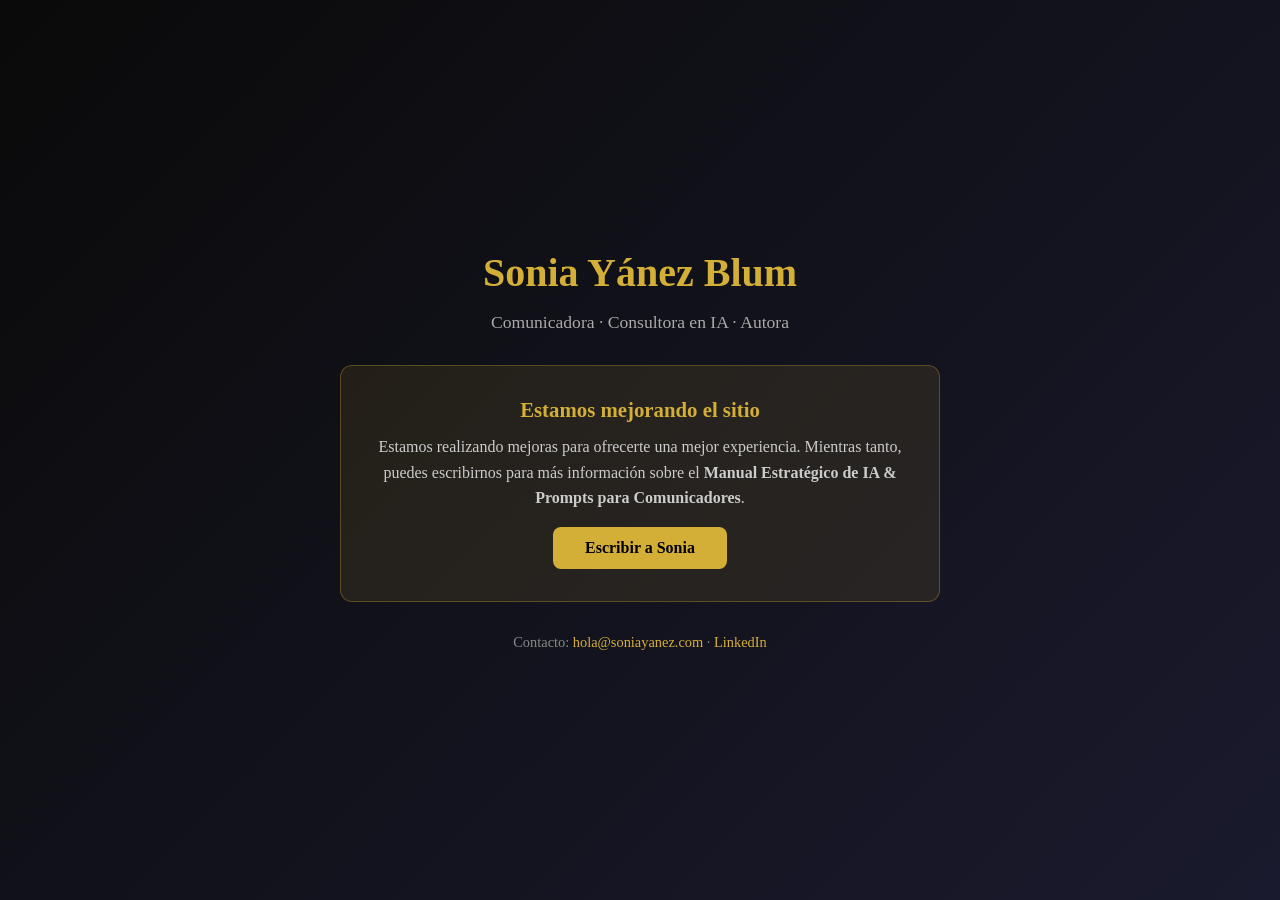
<file: maintenance.html>
<!DOCTYPE html>
<html lang="es">
<head>
    <meta charset="UTF-8">
    <meta name="viewport" content="width=device-width, initial-scale=1.0">
    <title>Sonia Y&aacute;nez - En mantenimiento</title>
    <style>
        * { margin: 0; padding: 0; box-sizing: border-box; }
        body {
            font-family: 'Georgia', serif;
            background: linear-gradient(135deg, #0a0a0a 0%, #1a1a2e 100%);
            color: #e0e0e0;
            min-height: 100vh;
            display: flex;
            align-items: center;
            justify-content: center;
            padding: 2rem;
        }
        .container {
            text-align: center;
            max-width: 600px;
        }
        .logo { font-size: 2.5rem; color: #D4AF37; margin-bottom: 1rem; font-weight: 700; }
        .subtitle { color: #aaa; font-size: 1.1rem; margin-bottom: 2rem; }
        .message {
            background: rgba(212, 175, 55, 0.1);
            border: 1px solid rgba(212, 175, 55, 0.3);
            border-radius: 12px;
            padding: 2rem;
            margin-bottom: 2rem;
        }
        .message h2 { color: #D4AF37; font-size: 1.3rem; margin-bottom: 0.75rem; }
        .message p { line-height: 1.6; color: #ccc; }
        .cta {
            display: inline-block;
            background: #D4AF37;
            color: #000;
            padding: 0.75rem 2rem;
            border-radius: 8px;
            text-decoration: none;
            font-weight: 700;
            margin-top: 1rem;
            transition: opacity 0.3s;
        }
        .cta:hover { opacity: 0.85; }
        .contact { margin-top: 2rem; color: #888; font-size: 0.9rem; }
        .contact a { color: #D4AF37; text-decoration: none; }
    </style>
</head>
<body>
    <div class="container">
        <div class="logo">Sonia Y&aacute;nez Blum</div>
        <p class="subtitle">Comunicadora &middot; Consultora en IA &middot; Autora</p>
        <div class="message">
            <h2>Estamos mejorando el sitio</h2>
            <p>Estamos realizando mejoras para ofrecerte una mejor experiencia. Mientras tanto, puedes escribirnos para m&aacute;s informaci&oacute;n sobre el <strong>Manual Estrat&eacute;gico de IA &amp; Prompts para Comunicadores</strong>.</p>
            <a href="mailto:hola@soniayanez.com" class="cta">Escribir a Sonia</a>
        </div>
        <div class="contact">
            Contacto: <a href="mailto:hola@soniayanez.com">hola@soniayanez.com</a> &middot;
            <a href="https://www.linkedin.com/in/soniayanezblum/" target="_blank" rel="noopener">LinkedIn</a>
        </div>
    </div>
</body>
</html>
</file>
